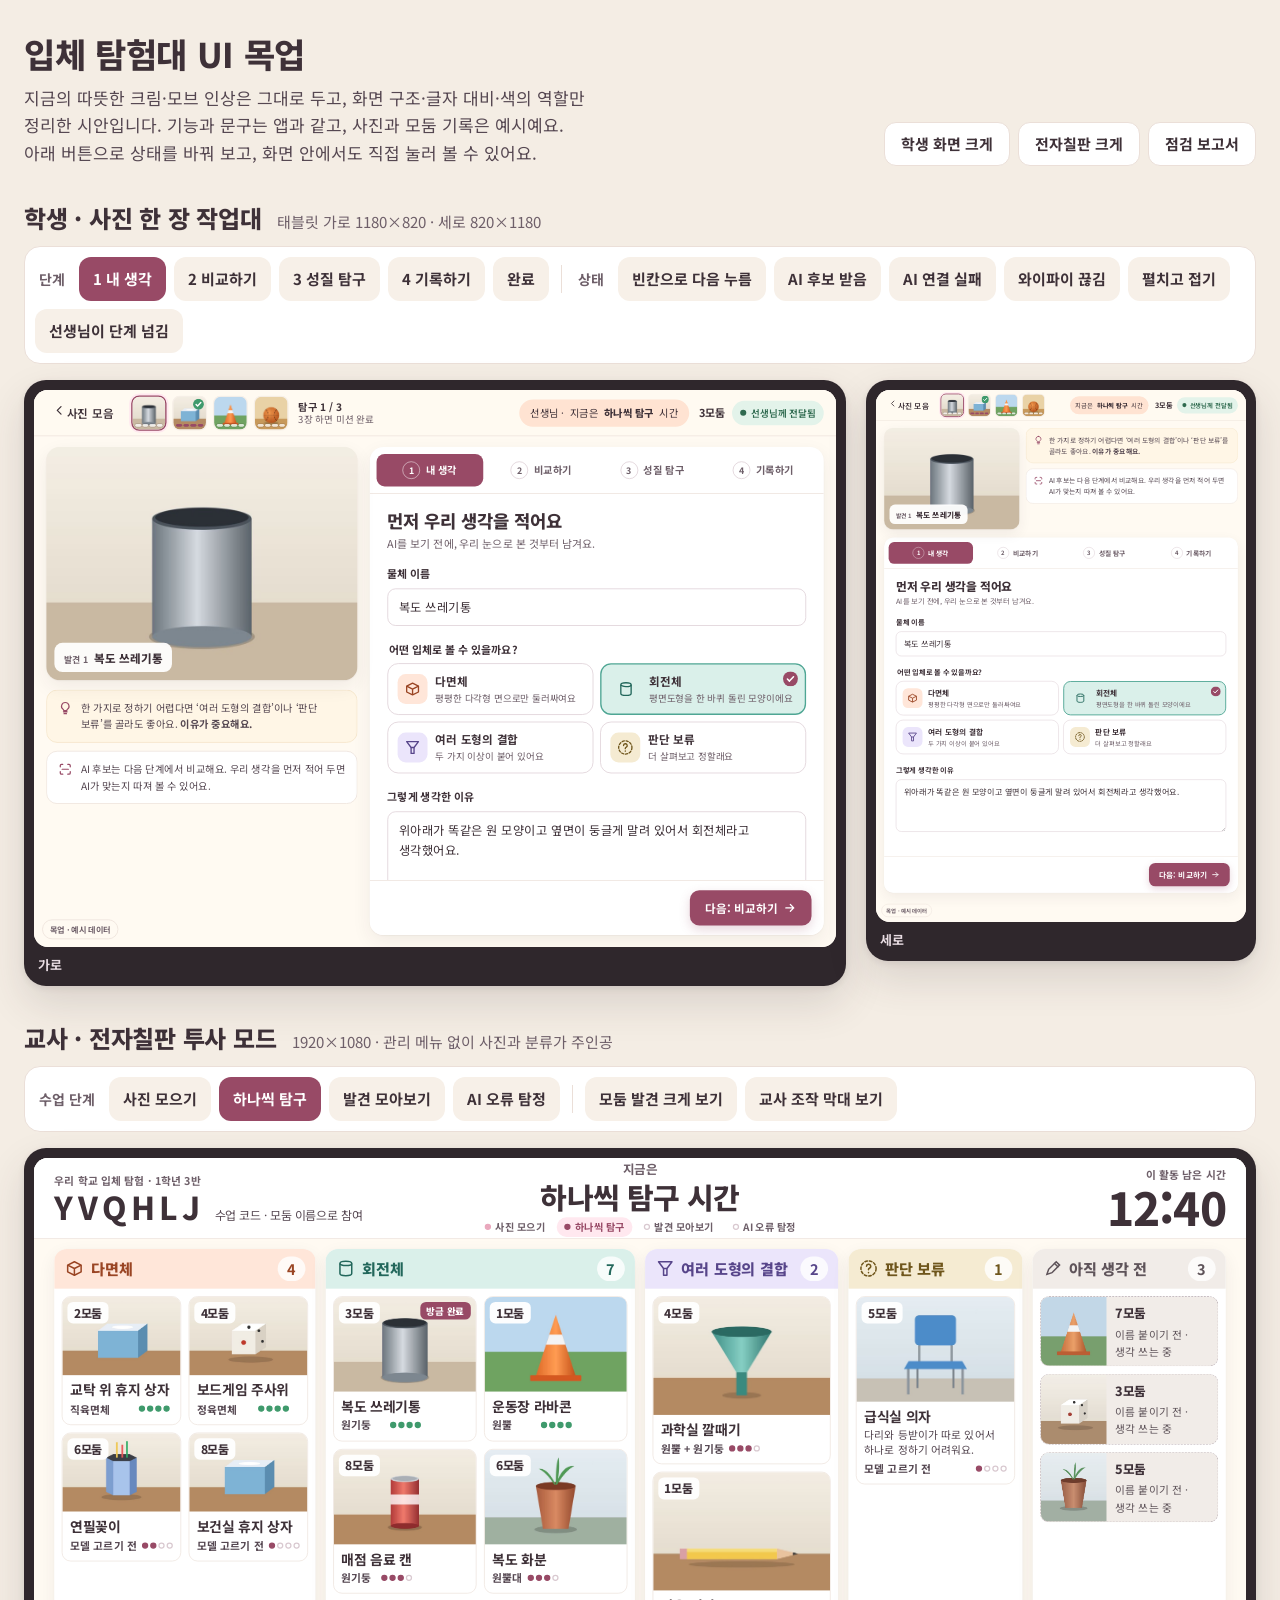
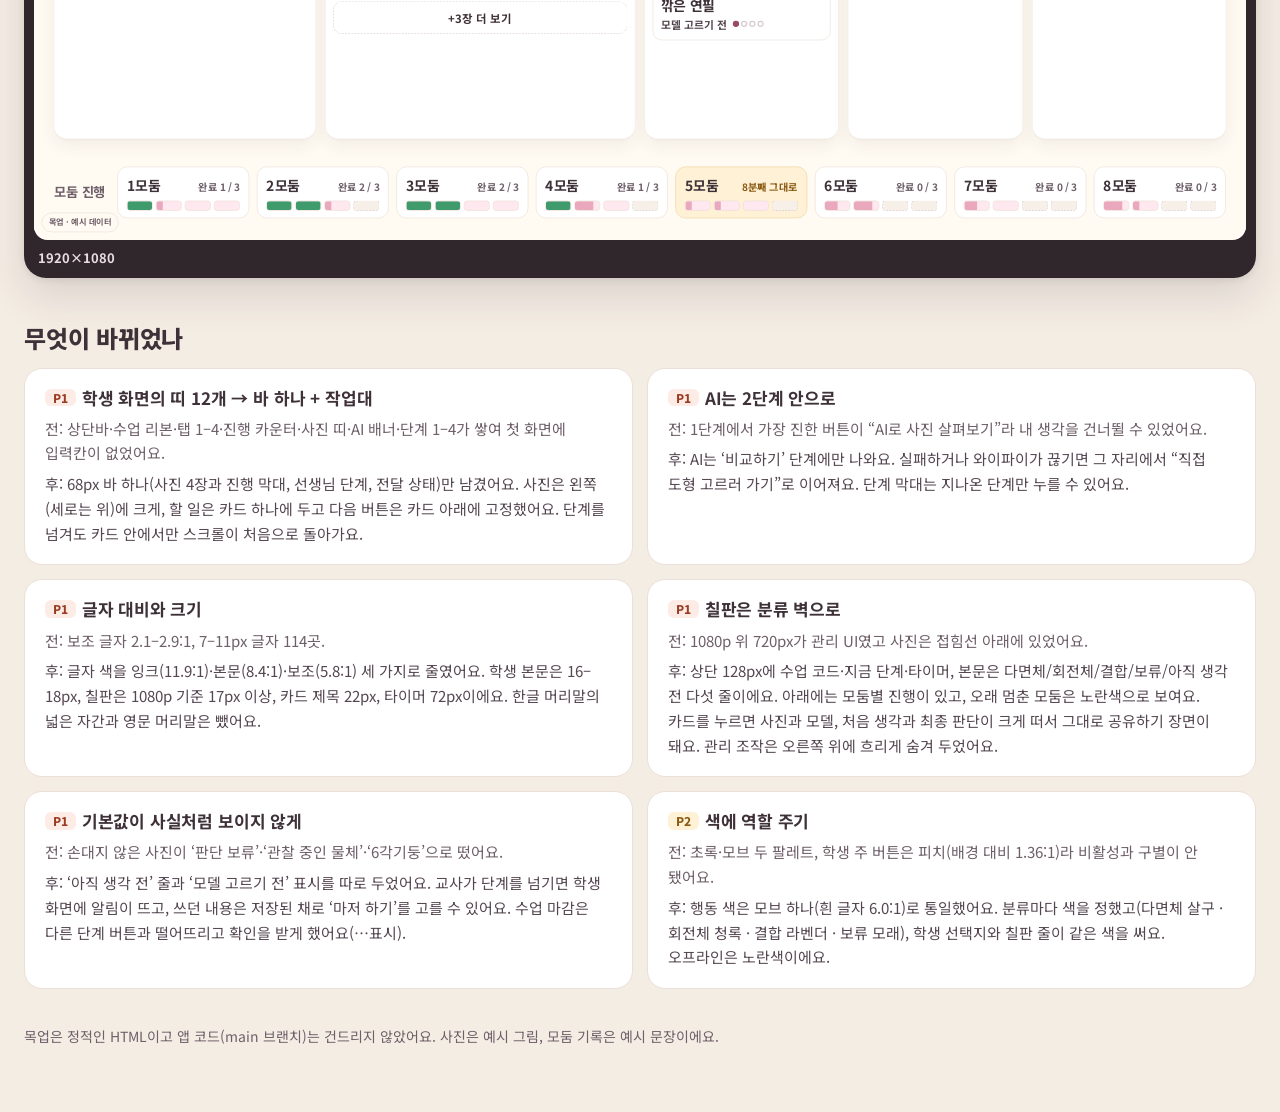
<file: design-mockup/index.html>
<!doctype html>
<html lang="ko">
<head>
<meta charset="utf-8">
<meta name="viewport" content="width=device-width, initial-scale=1">
<title>입체 탐험대 UI 목업</title>
<link rel="stylesheet" href="assets/tokens.css">
<style>
  body { background: #f4ede4; }
  .wrap { max-width: 1440px; margin: 0 auto; padding: 32px 24px 64px; }
  .intro { display: grid; grid-template-columns: 1fr auto; gap: 24px; align-items: end; margin-bottom: 28px; }
  .intro h1 { font-size: 34px; font-weight: 800; }
  .intro p { margin-top: 8px; max-width: 64ch; color: var(--text); }
  .intro nav { display: flex; gap: 8px; flex-wrap: wrap; }
  .intro nav a { display: inline-flex; align-items: center; min-height: 44px; padding: 0 16px; border-radius: 12px; background: var(--paper); border: 1px solid var(--line); color: var(--ink); font-weight: 700; font-size: 15px; text-decoration: none; }
  .intro nav a:hover { border-color: var(--plum-mark); }

  section.screen { margin-top: 36px; }
  .screen > header { display: flex; flex-wrap: wrap; align-items: baseline; gap: 6px 16px; margin-bottom: 12px; }
  .screen > header h2 { font-size: 24px; font-weight: 800; }
  .screen > header p { color: var(--muted); font-size: 15px; }
  .controls { display: flex; flex-wrap: wrap; gap: 8px; align-items: center; margin-bottom: 16px; padding: 10px; border-radius: 16px; background: var(--paper); border: 1px solid var(--line); }
  .controls .lbl { font-size: 14px; font-weight: 700; color: var(--muted); padding: 0 6px 0 4px; }
  .controls button { min-height: 44px; padding: 0 14px; border-radius: 12px; font-size: 15px; font-weight: 700; color: var(--ink); background: var(--sunk); }
  .controls button:hover { background: var(--plum-soft); }
  .controls button[aria-pressed="true"] { background: var(--plum); color: #fff; }
  .controls .sep { width: 1px; height: 28px; background: var(--line); margin: 0 4px; }

  .frames { display: grid; grid-template-columns: 1180fr 560fr; gap: 20px; align-items: start; }
  .frame { position: relative; border-radius: 22px; overflow: hidden; background: #2f272c; padding: 10px; box-shadow: var(--shadow-float); }
  .frame .vp { position: relative; overflow: hidden; border-radius: 14px; background: var(--cream); }
  .frame iframe { position: absolute; left: 0; top: 0; border: 0; transform-origin: 0 0; }
  .frame figcaption { padding: 8px 4px 0; font-size: 13px; font-weight: 700; color: #e9dde3; }
  .open { display: inline-block; margin-top: 8px; font-size: 14px; color: var(--plum); font-weight: 700; }

  .changes { margin-top: 44px; display: grid; grid-template-columns: repeat(2, 1fr); gap: 14px; }
  .changes h2 { grid-column: 1 / -1; font-size: 24px; font-weight: 800; }
  .change { padding: 18px 20px; border-radius: 18px; background: var(--paper); border: 1px solid var(--line); }
  .change h3 { font-size: 17px; margin-bottom: 8px; }
  .change p { font-size: 15px; line-height: 1.65; }
  .change p + p { margin-top: 6px; }
  .change .was { color: var(--muted); }
  .tag { display: inline-block; margin-right: 6px; padding: 1px 8px; border-radius: 6px; font-size: 12px; font-weight: 800; background: var(--err-bg); color: var(--err-ink); vertical-align: 2px; }
  .tag.p2 { background: var(--wait-bg); color: var(--wait-ink); }
  .foot { margin-top: 36px; font-size: 14px; color: var(--muted); }
  @media (max-width: 1000px) { .frames, .changes, .intro { grid-template-columns: 1fr; } }
</style>
</head>
<body>
<div class="wrap">
  <header class="intro">
    <div>
      <h1>입체 탐험대 UI 목업</h1>
      <p>지금의 따뜻한 크림·모브 인상은 그대로 두고, 화면 구조·글자 대비·색의 역할만 정리한 시안입니다. 기능과 문구는 앱과 같고, 사진과 모둠 기록은 예시예요. 아래 버튼으로 상태를 바꿔 보고, 화면 안에서도 직접 눌러 볼 수 있어요.</p>
    </div>
    <nav aria-label="바로 가기">
      <a href="student-explore.html" target="_blank" rel="noopener">학생 화면 크게</a>
      <a href="teacher-projector.html" target="_blank" rel="noopener">전자칠판 크게</a>
      <a href="CRITIQUE.md">점검 보고서</a>
    </nav>
  </header>

  <section class="screen" aria-labelledby="h-student">
    <header><h2 id="h-student">학생 · 사진 한 장 작업대</h2><p>태블릿 가로 1180×820 · 세로 820×1180</p></header>
    <div class="controls" id="student-controls">
      <span class="lbl">단계</span>
      <button type="button" data-step="1" aria-pressed="true">1 내 생각</button>
      <button type="button" data-step="2" aria-pressed="false">2 비교하기</button>
      <button type="button" data-step="3" aria-pressed="false">3 성질 탐구</button>
      <button type="button" data-step="4" aria-pressed="false">4 기록하기</button>
      <button type="button" data-done="1" aria-pressed="false">완료</button>
      <span class="sep"></span><span class="lbl">상태</span>
      <button type="button" data-err aria-pressed="false">빈칸으로 다음 누름</button>
      <button type="button" data-ai="ok" aria-pressed="false">AI 후보 받음</button>
      <button type="button" data-ai="fail" aria-pressed="false">AI 연결 실패</button>
      <button type="button" data-net aria-pressed="false">와이파이 끊김</button>
      <button type="button" data-net3 aria-pressed="false">펼치고 접기</button>
      <button type="button" data-announce aria-pressed="false">선생님이 단계 넘김</button>
    </div>
    <div class="frames">
      <div><figure class="frame" style="margin:0"><div class="vp" data-w="1180" data-h="820"><iframe id="f-land" src="student-explore.html" width="1180" height="820" title="학생 탐구 화면 · 태블릿 가로"></iframe></div><figcaption>가로</figcaption></figure></div>
      <div><figure class="frame" style="margin:0"><div class="vp" data-w="820" data-h="1180"><iframe id="f-port" src="student-explore.html" width="820" height="1180" title="학생 탐구 화면 · 태블릿 세로"></iframe></div><figcaption>세로</figcaption></figure></div>
    </div>
  </section>

  <section class="screen" aria-labelledby="h-board">
    <header><h2 id="h-board">교사 · 전자칠판 투사 모드</h2><p>1920×1080 · 관리 메뉴 없이 사진과 분류가 주인공</p></header>
    <div class="controls" id="board-controls">
      <span class="lbl">수업 단계</span>
      <button type="button" data-phase="0" aria-pressed="false">사진 모으기</button>
      <button type="button" data-phase="1" aria-pressed="true">하나씩 탐구</button>
      <button type="button" data-phase="2" aria-pressed="false">발견 모아보기</button>
      <button type="button" data-phase="3" aria-pressed="false">AI 오류 탐정</button>
      <span class="sep"></span>
      <button type="button" data-spot aria-pressed="false">모둠 발견 크게 보기</button>
      <button type="button" data-dock aria-pressed="false">교사 조작 막대 보기</button>
    </div>
    <figure class="frame" style="margin:0"><div class="vp" data-w="1920" data-h="1080"><iframe id="f-board" src="teacher-projector.html" width="1920" height="1080" title="전자칠판 투사 모드"></iframe></div><figcaption>1920×1080</figcaption></figure>
  </section>

  <section class="changes" aria-labelledby="h-changes">
    <h2 id="h-changes">무엇이 바뀌었나</h2>
    <article class="change"><h3><span class="tag">P1</span>학생 화면의 띠 12개 → 바 하나 + 작업대</h3>
      <p class="was">전: 상단바·수업 리본·탭 1–4·진행 카운터·사진 띠·AI 배너·단계 1–4가 쌓여 첫 화면에 입력칸이 없었어요.</p>
      <p>후: 68px 바 하나(사진 4장과 진행 막대, 선생님 단계, 전달 상태)만 남겼어요. 사진은 왼쪽(세로는 위)에 크게, 할 일은 카드 하나에 두고 다음 버튼은 카드 아래에 고정했어요. 단계를 넘겨도 카드 안에서만 스크롤이 처음으로 돌아가요.</p></article>
    <article class="change"><h3><span class="tag">P1</span>AI는 2단계 안으로</h3>
      <p class="was">전: 1단계에서 가장 진한 버튼이 “AI로 사진 살펴보기”라 내 생각을 건너뛸 수 있었어요.</p>
      <p>후: AI는 ‘비교하기’ 단계에만 나와요. 실패하거나 와이파이가 끊기면 그 자리에서 “직접 도형 고르러 가기”로 이어져요. 단계 막대는 지나온 단계만 누를 수 있어요.</p></article>
    <article class="change"><h3><span class="tag">P1</span>글자 대비와 크기</h3>
      <p class="was">전: 보조 글자 2.1–2.9:1, 7–11px 글자 114곳.</p>
      <p>후: 글자 색을 잉크(11.9:1)·본문(8.4:1)·보조(5.8:1) 세 가지로 줄였어요. 학생 본문은 16–18px, 칠판은 1080p 기준 17px 이상, 카드 제목 22px, 타이머 72px이에요. 한글 머리말의 넓은 자간과 영문 머리말은 뺐어요.</p></article>
    <article class="change"><h3><span class="tag">P1</span>칠판은 분류 벽으로</h3>
      <p class="was">전: 1080p 위 720px가 관리 UI였고 사진은 접힘선 아래에 있었어요.</p>
      <p>후: 상단 128px에 수업 코드·지금 단계·타이머, 본문은 다면체/회전체/결합/보류/아직 생각 전 다섯 줄이에요. 아래에는 모둠별 진행이 있고, 오래 멈춘 모둠은 노란색으로 보여요. 카드를 누르면 사진과 모델, 처음 생각과 최종 판단이 크게 떠서 그대로 공유하기 장면이 돼요. 관리 조작은 오른쪽 위에 흐리게 숨겨 두었어요.</p></article>
    <article class="change"><h3><span class="tag">P1</span>기본값이 사실처럼 보이지 않게</h3>
      <p class="was">전: 손대지 않은 사진이 ‘판단 보류’·‘관찰 중인 물체’·‘6각기둥’으로 떴어요.</p>
      <p>후: ‘아직 생각 전’ 줄과 ‘모델 고르기 전’ 표시를 따로 두었어요. 교사가 단계를 넘기면 학생 화면에 알림이 뜨고, 쓰던 내용은 저장된 채로 ‘마저 하기’를 고를 수 있어요. 수업 마감은 다른 단계 버튼과 떨어뜨리고 확인을 받게 했어요(…표시).</p></article>
    <article class="change"><h3><span class="tag p2">P2</span>색에 역할 주기</h3>
      <p class="was">전: 초록·모브 두 팔레트, 학생 주 버튼은 피치(배경 대비 1.36:1)라 비활성과 구별이 안 됐어요.</p>
      <p>후: 행동 색은 모브 하나(흰 글자 6.0:1)로 통일했어요. 분류마다 색을 정했고(다면체 살구 · 회전체 청록 · 결합 라벤더 · 보류 모래), 학생 선택지와 칠판 줄이 같은 색을 써요. 오프라인은 노란색이에요.</p></article>
  </section>

  <p class="foot">목업은 정적인 HTML이고 앱 코드(main 브랜치)는 건드리지 않았어요. 사진은 예시 그림, 모둠 기록은 예시 문장이에요.</p>
</div>

<script>
// 화면 크기에 맞춰 iframe을 축소한다
const fit = () => document.querySelectorAll('.vp').forEach((vp) => {
  const w = +vp.dataset.w, h = +vp.dataset.h, s = vp.clientWidth / w;
  vp.style.height = h * s + 'px';
  vp.querySelector('iframe').style.transform = `scale(${s})`;
});
new ResizeObserver(fit).observe(document.body); fit();

const send = (ids, msg) => ids.forEach((id) => document.getElementById(id).contentWindow.postMessage({ type: 'mock', ...msg }, '*'));
const press = (group, btn) => { group.querySelectorAll('[data-step],[data-done],[data-phase]').forEach((b) => b.setAttribute('aria-pressed', 'false')); btn.setAttribute('aria-pressed', 'true'); };
const toggle = (btn) => { const on = btn.getAttribute('aria-pressed') !== 'true'; btn.setAttribute('aria-pressed', String(on)); return on; };
const S = ['f-land', 'f-port'];

document.getElementById('student-controls').addEventListener('click', (e) => {
  const b = e.target.closest('button'); if (!b) return; const g = e.currentTarget;
  if (b.dataset.step) { press(g, b); send(S, { step: +b.dataset.step, done: false }); }
  else if (b.dataset.done) { press(g, b); send(S, { done: true }); }
  else if ('err' in b.dataset) { const on = toggle(b); if (on) press(g, g.querySelector('[data-step="1"]')); send(S, { err: on }); }
  else if (b.dataset.ai) {
    const on = toggle(b); g.querySelectorAll('[data-ai]').forEach((x) => x !== b && x.setAttribute('aria-pressed', 'false'));
    press(g, g.querySelector('[data-step="2"]')); send(S, { step: 2, done: false, ai: on ? b.dataset.ai : 'idle' });
  }
  else if ('net' in b.dataset) { const on = toggle(b); send(S, { online: !on }); }
  else if ('net3' in b.dataset) { const on = toggle(b); press(g, g.querySelector('[data-step="3"]')); send(S, { step: 3, done: false, mode: on ? 'net' : 'solid' }); }
  else if ('announce' in b.dataset) { const on = toggle(b); send(S, { announce: on }); }
});
document.getElementById('board-controls').addEventListener('click', (e) => {
  const b = e.target.closest('button'); if (!b) return; const g = e.currentTarget;
  if (b.dataset.phase) { press(g, b); send(['f-board'], { phase: +b.dataset.phase }); }
  else if ('spot' in b.dataset) { send(['f-board'], { spot: toggle(b) }); }
  else if ('dock' in b.dataset) { send(['f-board'], { dock: toggle(b) }); }
});
</script>
</body>
</html>
</file>
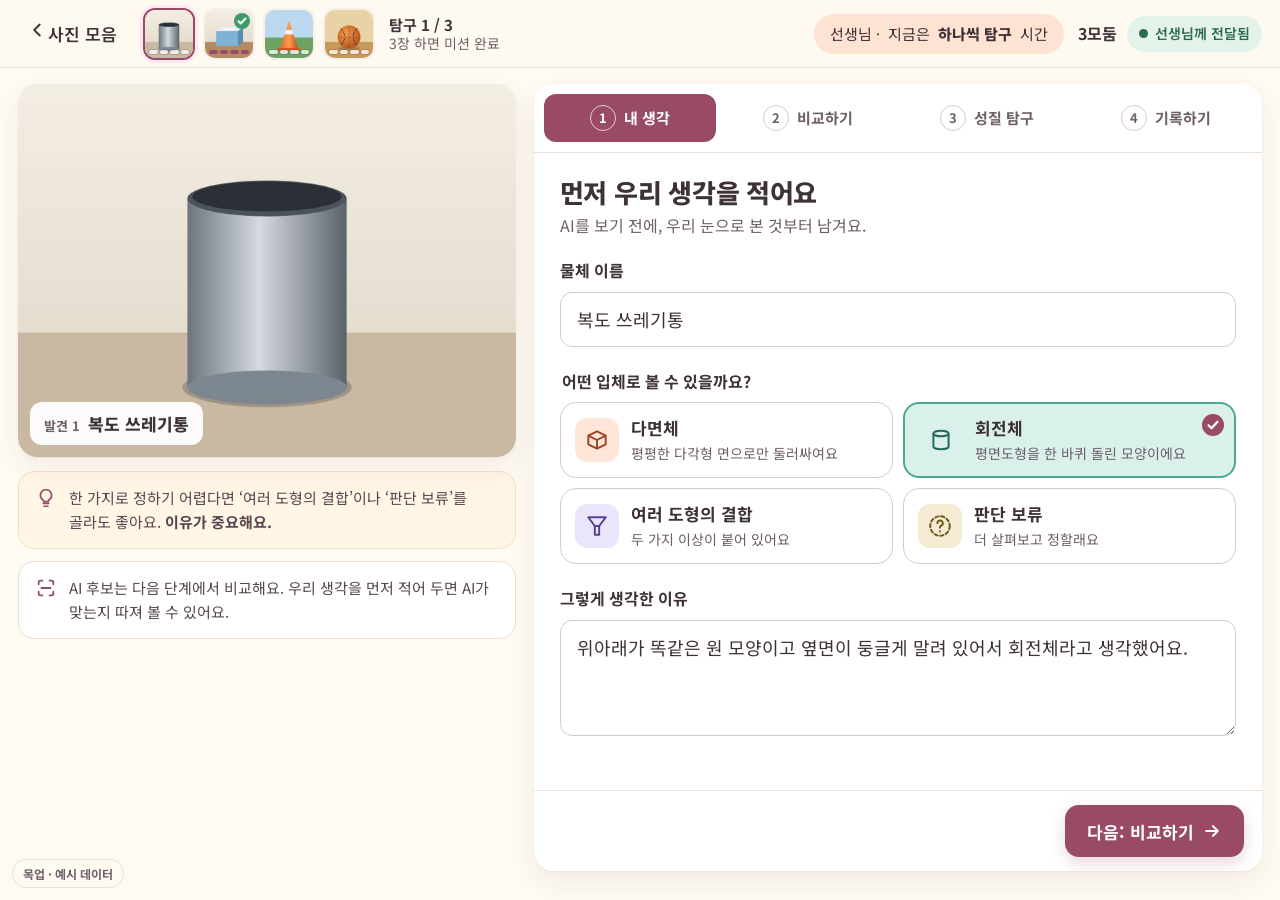
<file: design-mockup/student-explore.html>
<!doctype html>
<html lang="ko">
<head>
<meta charset="utf-8">
<meta name="viewport" content="width=device-width, initial-scale=1">
<title>학생 탐구 화면 목업 · 입체 탐험대</title>
<link rel="stylesheet" href="assets/tokens.css">
<style>
  body.student { min-height: 100dvh; height: 100dvh; display: grid; grid-template-rows: auto auto 1fr; overflow: hidden; }

  /* ── 상단바: 한 줄이 전부 ───────────────────────── */
  .bar {
    display: flex; align-items: center; gap: 14px; height: 68px; padding: 0 18px;
    background: rgba(255, 250, 242, .96); border-bottom: 1px solid var(--line);
  }
  .bar .back { flex: none; gap: 6px; padding: 0 12px 0 8px; }
  .bar .back svg { width: 22px; height: 22px; }
  .thumbs { display: flex; gap: 8px; align-items: center; }
  .thumb {
    position: relative; width: 52px; height: 52px; border-radius: 12px; padding: 0; overflow: hidden;
    border: 2px solid transparent; background: var(--sunk);
  }
  .thumb img { width: 100%; height: 100%; object-fit: cover; }
  .thumb .prog { position: absolute; left: 4px; right: 4px; bottom: 4px; display: flex; gap: 2px; }
  .thumb .prog i { flex: 1; height: 4px; border-radius: 2px; background: rgba(255, 255, 255, .75); box-shadow: 0 0 0 1px rgba(62, 49, 56, .18); }
  .thumb .prog i.on { background: var(--plum); box-shadow: none; }
  .thumb.is-current { border-color: var(--plum); box-shadow: 0 0 0 3px var(--plum-soft); }
  .thumb.is-done::after {
    content: ''; position: absolute; top: 3px; right: 3px; width: 16px; height: 16px; border-radius: 50%;
    background: var(--ok-dot) url("data:image/svg+xml,%3Csvg xmlns='http://www.w3.org/2000/svg' viewBox='0 0 16 16'%3E%3Cpath d='M4.5 8.3l2.2 2.2 4.8-5' fill='none' stroke='white' stroke-width='2' stroke-linecap='round' stroke-linejoin='round'/%3E%3C/svg%3E") center/16px no-repeat;
  }
  .goal { font-size: 14px; color: var(--muted); line-height: 1.3; white-space: nowrap; }
  .goal b { display: block; color: var(--ink); font-size: 15px; }
  .phase {
    margin-left: auto; display: flex; align-items: center; gap: 8px; min-height: 40px; padding: 8px 16px; line-height: 1.3;
    border-radius: var(--r-chip); background: var(--peach); color: var(--ink); font-size: 15px; white-space: nowrap;
  }
  .phase b { font-weight: 800; }
  .phase.flash { animation: flash 1.4s var(--ease-out); }
  @keyframes flash { 0% { box-shadow: 0 0 0 0 rgba(152, 74, 102, .45); } 100% { box-shadow: 0 0 0 14px rgba(152, 74, 102, 0); } }
  .who { display: flex; align-items: center; gap: 10px; white-space: nowrap; }
  .who b { color: var(--ink); font-size: 16px; }
  .sync { display: inline-flex; align-items: center; gap: 7px; min-height: 36px; padding: 0 12px; border-radius: var(--r-chip); font-size: 14px; font-weight: 600; }
  .sync::before { content: ''; width: 9px; height: 9px; border-radius: 50%; background: currentColor; }
  .sync.ok { background: var(--ok-bg); color: var(--ok-ink); }
  .sync.wait { background: var(--wait-bg); color: var(--wait-ink); }

  /* ── 교사 단계 변경 알림 ───────────────────────── */
  .announce {
    display: none; align-items: center; gap: 14px; margin: 12px 18px 0; padding: 12px 14px 12px 18px;
    background: var(--ink); color: #fff; border-radius: 16px; box-shadow: var(--shadow-float);
    animation: drop .5s var(--ease-out);
  }
  .announce.show { display: flex; }
  .announce p { font-size: 16px; line-height: 1.45; }
  .announce p small { display: block; color: #e9dde3; font-size: 14px; }
  .announce .btn { min-height: 44px; font-size: 15px; padding: 0 16px; }
  .announce .btn-primary { margin-left: auto; background: #fff; color: var(--plum); box-shadow: none; }
  .announce .btn-primary:hover { background: #fff0f4; }
  .announce .btn-quiet { color: #fff; }
  .announce .btn-quiet:hover { background: rgba(255, 255, 255, .12); }
  @keyframes drop { from { opacity: 0; transform: translateY(-8px); } to { opacity: 1; transform: none; } }

  /* ── 작업대: 사진 + 할 일 카드 ─────────────────── */
  .bench { min-height: 0; display: grid; gap: 18px; padding: 16px 18px 18px; }
  .photo-pane { min-height: 0; display: flex; flex-direction: column; gap: 14px; }
  .photo { margin: 0; position: relative; border-radius: var(--r-card); overflow: hidden; background: var(--sunk); box-shadow: var(--shadow-card); }
  .photo img { width: 100%; aspect-ratio: 4 / 3; object-fit: cover; }
  .photo figcaption {
    position: absolute; left: 12px; bottom: 12px; display: flex; align-items: baseline; gap: 8px;
    padding: 8px 14px; border-radius: 12px; background: rgba(255, 255, 255, .94); color: var(--ink); font-weight: 800; font-size: 17px;
  }
  .photo figcaption span { font-size: 13px; font-weight: 700; color: var(--muted); }
  .side { min-height: 0; overflow: auto; display: flex; flex-direction: column; gap: 12px; }

  .note { display: flex; gap: 12px; padding: 14px 16px; border-radius: 16px; background: var(--paper); border: 1px solid var(--line); font-size: 15px; line-height: 1.6; }
  .note svg { width: 22px; height: 22px; flex: none; margin-top: 1px; color: var(--plum); }
  .note.warm { background: #fff6e6; border-color: #f3e2c2; }
  .note h3 { font-size: 15px; margin-bottom: 2px; }

  .task {
    min-height: 0; display: grid; grid-template-rows: auto 1fr auto; overflow: hidden;
    background: var(--paper); border-radius: var(--r-card); box-shadow: var(--shadow-card);
  }
  .rail { list-style: none; margin: 0; padding: 10px; display: grid; grid-template-columns: repeat(4, 1fr); gap: 6px; border-bottom: 1px solid var(--line); }
  .rail button {
    width: 100%; min-height: 48px; display: flex; align-items: center; justify-content: center; gap: 8px;
    border-radius: 12px; font-size: 15px; font-weight: 700; color: var(--muted);
  }
  .rail .num { display: grid; place-items: center; width: 26px; height: 26px; border-radius: 50%; border: 1.5px solid var(--line-strong); font-size: 13px; }
  .rail .done button { color: var(--ink); }
  .rail .done button:hover { background: var(--sunk); }
  .rail .done .num { background: var(--plum-soft); border-color: transparent; color: var(--plum); }
  .rail .now button { background: var(--plum); color: #fff; cursor: default; }
  .rail .now .num { border-color: rgba(255, 255, 255, .7); }
  .rail .todo button { cursor: not-allowed; }

  .task-scroll { min-height: 0; overflow: auto; padding: 22px 26px 26px; scroll-behavior: smooth; }
  .task-head { margin-bottom: 20px; }
  .task-head[hidden] { display: none; }
  .task-head h1 { font-size: 26px; font-weight: 800; }
  .task-head p { margin-top: 4px; color: var(--muted); font-size: 16px; }

  .task-actions { display: flex; align-items: center; gap: 12px; padding: 14px 18px; border-top: 1px solid var(--line); background: rgba(255, 255, 255, .97); }
  .task-actions .spacer { flex: 1; }
  .task-actions .why { font-size: 14px; color: var(--muted); text-align: right; }

  /* 입력 */
  .field { display: block; margin-bottom: 22px; }
  .field > span, fieldset > legend { display: block; margin-bottom: 8px; color: var(--ink); font-size: 16px; font-weight: 700; }
  fieldset { margin: 0 0 22px; padding: 0; border: 0; }
  input[type=text], textarea {
    width: 100%; min-height: 52px; padding: 12px 16px; border-radius: 12px; border: 1.5px solid var(--line-strong);
    background: #fff; font-size: 18px; color: var(--ink); line-height: 1.6;
    transition: border-color .15s, box-shadow .15s;
  }
  textarea { min-height: 116px; resize: vertical; }
  input::placeholder, textarea::placeholder { color: #85767f; }
  input:focus, textarea:focus { outline: none; border-color: var(--plum); box-shadow: 0 0 0 4px var(--plum-soft); }
  [aria-invalid="true"] { border-color: var(--err-ink) !important; box-shadow: 0 0 0 4px var(--err-bg) !important; }
  .field-error { display: flex; gap: 6px; align-items: center; margin-top: 8px; color: var(--err-ink); font-size: 15px; font-weight: 600; }
  .field-error svg { width: 18px; height: 18px; flex: none; }

  .choices { display: grid; grid-template-columns: 1fr 1fr; gap: 10px; }
  .choice {
    position: relative; display: grid; grid-template-columns: 44px 1fr; align-items: center; gap: 2px 12px; text-align: left;
    min-height: 76px; padding: 12px 14px; border-radius: 16px; border: 1.5px solid var(--line-strong); background: #fff;
    transition: border-color .15s, background-color .15s;
  }
  .choice:hover { border-color: var(--plum-mark); }
  .choice .ic { grid-row: span 2; display: grid; place-items: center; width: 44px; height: 44px; border-radius: 12px; }
  .choice .ic svg { width: 26px; height: 26px; }
  .choice strong { color: var(--ink); font-size: 17px; line-height: 1.3; }
  .choice small { color: var(--muted); font-size: 14px; line-height: 1.4; }
  .choice[aria-pressed="true"] { border-width: 2px; }
  .choice[aria-pressed="true"]::after {
    content: ''; position: absolute; top: 10px; right: 10px; width: 22px; height: 22px; border-radius: 50%;
    background: var(--plum) url("data:image/svg+xml,%3Csvg xmlns='http://www.w3.org/2000/svg' viewBox='0 0 22 22'%3E%3Cpath d='M6.5 11.3l3 3 6-6.5' fill='none' stroke='white' stroke-width='2.2' stroke-linecap='round' stroke-linejoin='round'/%3E%3C/svg%3E") center/22px no-repeat;
  }
  .k-poly .ic { background: var(--poly-bg); color: var(--poly-ink); } .k-poly[aria-pressed="true"] { background: var(--poly-bg); border-color: var(--poly-mark); }
  .k-rev .ic { background: var(--rev-bg); color: var(--rev-ink); }   .k-rev[aria-pressed="true"] { background: var(--rev-bg); border-color: var(--rev-mark); }
  .k-mix .ic { background: var(--mix-bg); color: var(--mix-ink); }   .k-mix[aria-pressed="true"] { background: var(--mix-bg); border-color: var(--mix-mark); }
  .k-hold .ic { background: var(--hold-bg); color: var(--hold-ink); } .k-hold[aria-pressed="true"] { background: var(--hold-bg); border-color: var(--hold-mark); }

  .chip { display: inline-flex; align-items: center; gap: 6px; min-height: 30px; padding: 0 12px; border-radius: var(--r-chip); font-size: 14px; font-weight: 700; }
  .chip svg { width: 18px; height: 18px; }
  .chip.poly { background: var(--poly-bg); color: var(--poly-ink); } .chip.rev { background: var(--rev-bg); color: var(--rev-ink); }
  .chip.mix { background: var(--mix-bg); color: var(--mix-ink); }   .chip.hold { background: var(--hold-bg); color: var(--hold-ink); }

  /* 2단계 — 후보 비교 */
  .ai-intro { display: grid; grid-template-columns: auto 1fr; gap: 18px; align-items: center; padding: 20px; border-radius: 18px; background: var(--sunk); }
  .ai-intro .faint { display: flex; gap: 4px; }
  .ai-intro .faint svg { width: 52px; height: 52px; opacity: .8; }
  .ai-intro h2 { font-size: 19px; margin-bottom: 4px; }
  .ai-intro p { font-size: 15px; color: var(--muted); }
  .ai-intro .row { grid-column: 1 / -1; display: flex; gap: 10px; flex-wrap: wrap; }
  .cands-head { display: flex; align-items: center; gap: 10px; margin-bottom: 12px; }
  .cands-head p { font-size: 15px; color: var(--muted); }
  .cands-head .btn-quiet { margin-left: auto; font-size: 15px; display: inline-flex; align-items: center; gap: 6px; }
  .cands-head .btn-quiet svg { width: 16px; height: 16px; }
  .cands { display: grid; grid-template-columns: repeat(3, 1fr); gap: 12px; }
  .cand { display: flex; flex-direction: column; gap: 6px; padding: 12px; border-radius: 18px; border: 1.5px solid var(--line); background: #fff; }
  .cand .stage { display: grid; place-items: center; height: 132px; border-radius: 12px; background: var(--sunk) radial-gradient(circle, rgba(90, 68, 80, .12) 1px, transparent 1.4px) 0 0 / 14px 14px; }
  .cand .stage svg { width: 112px; height: 112px; animation: turn 6s ease-in-out infinite alternate; }
  .paused .cand .stage svg { animation-play-state: paused; }
  @keyframes turn { from { transform: perspective(300px) rotateY(-24deg); } to { transform: perspective(300px) rotateY(24deg); } }
  .cand h3 { font-size: 18px; display: flex; align-items: center; gap: 8px; }
  .cand p { font-size: 14px; line-height: 1.55; }
  .cand p.simp { color: var(--muted); }
  .cand .btn { margin-top: auto; min-height: 46px; font-size: 15px; }
  .cand.sel { border: 2px solid var(--plum); background: #fffbfc; }
  .cand.sel .btn { background: var(--plum); color: #fff; border-color: var(--plum); }
  .ask { margin-top: 14px; }
  .fail { display: grid; gap: 12px; padding: 20px; border-radius: 18px; background: var(--err-bg); }
  .fail h2 { font-size: 19px; color: var(--err-ink); display: flex; gap: 8px; align-items: center; }
  .fail h2 svg { width: 22px; height: 22px; }
  .fail p { font-size: 15px; color: var(--text); }
  .fail .row { display: flex; gap: 10px; flex-wrap: wrap; }

  /* 3단계 — 성질 탐구 */
  .model-row { display: flex; align-items: center; gap: 12px; margin-bottom: 14px; }
  .model-row .mini { width: 52px; height: 52px; border-radius: 12px; background: var(--sunk); display: grid; place-items: center; }
  .model-row .mini svg { width: 42px; height: 42px; }
  .model-row div small { display: block; font-size: 13px; color: var(--muted); font-weight: 600; }
  .model-row div strong { font-size: 20px; color: var(--ink); }
  .model-row .btn { margin-left: auto; min-height: 46px; font-size: 15px; }
  .picker { margin-bottom: 14px; padding: 14px; border-radius: 16px; background: var(--sunk); }
  .picker p { font-size: 14px; color: var(--muted); margin-bottom: 10px; }
  .picker-grid { display: grid; grid-template-columns: repeat(4, 1fr); gap: 8px; }
  .picker-grid button { display: grid; justify-items: center; gap: 2px; padding: 8px 4px; min-height: 92px; border-radius: 12px; background: #fff; border: 1.5px solid transparent; font-size: 14px; font-weight: 700; color: var(--ink); }
  .picker-grid button svg { width: 52px; height: 52px; }
  .picker-grid button[aria-pressed="true"] { border-color: var(--plum); background: #fffbfc; }
  .picker .more { margin-top: 8px; font-size: 15px; color: var(--plum); }
  .modes { display: grid; grid-template-columns: repeat(4, 1fr); gap: 4px; padding: 4px; border-radius: 14px; background: var(--sunk); margin-bottom: 12px; }
  .modes button { min-height: 46px; border-radius: 10px; display: flex; align-items: center; justify-content: center; gap: 6px; font-size: 15px; font-weight: 700; color: var(--muted); }
  .modes button svg { width: 18px; height: 18px; }
  .modes button[aria-pressed="true"] { background: #fff; color: var(--ink); box-shadow: 0 1px 3px rgba(62, 49, 56, .12); }
  .modes button:disabled { opacity: .5; cursor: not-allowed; }
  .viewer {
    position: relative; display: grid; place-items: center; height: 300px; border-radius: 18px; overflow: hidden;
    background: #fdf8f4 radial-gradient(circle, rgba(90, 68, 80, .13) 1px, transparent 1.4px) 0 0 / 18px 18px;
    border: 1px solid var(--line);
  }
  .viewer .art { width: min(78%, 420px); height: 86%; display: grid; place-items: center; transition: transform .45s var(--ease-out), opacity .3s; }
  .viewer .art svg { width: 100%; height: 100%; }
  .viewer .tools { position: absolute; right: 10px; top: 10px; display: grid; gap: 6px; }
  .viewer .tools button { width: 44px; height: 44px; border-radius: 12px; background: #fff; border: 1px solid var(--line); display: grid; place-items: center; color: var(--ink); }
  .viewer .tools svg { width: 20px; height: 20px; }
  .viewer .counts { position: absolute; left: 12px; top: 12px; display: flex; gap: 6px; }
  .viewer .counts span { padding: 4px 10px; border-radius: 10px; background: #fff; border: 1px solid var(--line); font-size: 14px; color: var(--text); }
  .viewer .counts b { color: var(--ink); }
  .scrub { display: flex; align-items: center; gap: 12px; margin-top: 12px; font-size: 14px; font-weight: 600; color: var(--muted); }
  .scrub input { flex: 1; height: 44px; accent-color: var(--plum); }
  .scrub button { width: 44px; height: 44px; border-radius: 12px; background: var(--plum-soft); color: var(--plum); display: grid; place-items: center; }
  .scrub button svg { width: 20px; height: 20px; }
  .hint { margin-top: 12px; }

  .mission { display: grid; gap: 6px; padding: 14px; border-radius: 16px; background: var(--paper); border: 1px solid var(--line); }
  .mission h3 { font-size: 15px; margin: 0 0 4px 2px; }
  .mission label { display: flex; align-items: center; gap: 12px; min-height: 44px; padding: 4px 8px; border-radius: 10px; font-size: 15px; color: var(--text); cursor: pointer; }
  .mission label:hover { background: var(--sunk); }
  .mission input { width: 22px; height: 22px; accent-color: var(--plum); flex: none; }
  .mission input:checked + span { color: var(--muted); text-decoration: line-through; text-decoration-color: var(--plum-mark); }

  /* 4단계 — 기록하기 */
  .then-now { display: grid; grid-template-columns: 1fr auto 1fr; align-items: stretch; gap: 10px; margin-bottom: 22px; }
  .then-now > div { padding: 14px 16px; border-radius: 16px; background: var(--sunk); }
  .then-now small { display: block; font-size: 13px; font-weight: 700; color: var(--muted); margin-bottom: 6px; }
  .then-now p { font-size: 15px; margin-top: 6px; }
  .then-now .arrow { align-self: center; color: var(--plum); }
  .then-now .arrow svg { width: 26px; height: 26px; }
  .then-now .model { display: flex; gap: 12px; align-items: center; }
  .then-now .model svg { width: 56px; height: 56px; flex: none; }
  .then-now .model strong { font-size: 19px; color: var(--ink); }
  .starters { display: flex; flex-wrap: wrap; gap: 6px; margin-bottom: 8px; }
  .starters button { min-height: 38px; padding: 0 12px; border-radius: var(--r-chip); background: var(--plum-soft); color: var(--plum); font-size: 14px; font-weight: 700; }
  .starters button:hover { background: #ffd9e5; }

  /* 완료 */
  .finale { display: grid; gap: 16px; }
  .finale .seal { display: flex; align-items: center; gap: 12px; }
  .finale .seal i { display: grid; place-items: center; width: 52px; height: 52px; border-radius: 50%; background: var(--ok-dot); color: #fff; animation: pop .6s var(--ease-out) both; }
  .finale .seal i svg { width: 28px; height: 28px; }
  @keyframes pop { from { transform: scale(.4) rotate(-20deg); opacity: 0; } to { transform: none; opacity: 1; } }
  .finale .seal h1 { line-height: 1.25; }
  .finale .seal p { color: var(--muted); font-size: 15px; }
  .pair { display: grid; grid-template-columns: 1fr 1fr; gap: 10px; }
  .pair figure { margin: 0; border-radius: 16px; overflow: hidden; background: var(--sunk); position: relative; }
  .pair img, .pair .m { width: 100%; aspect-ratio: 4 / 3; object-fit: cover; }
  .pair .m { display: grid; place-items: center; background: #fdf8f4 radial-gradient(circle, rgba(90, 68, 80, .13) 1px, transparent 1.4px) 0 0 / 16px 16px; }
  .pair .m svg { width: 62%; height: 80%; }
  .pair figcaption { position: absolute; left: 10px; bottom: 10px; padding: 4px 10px; border-radius: 10px; background: rgba(255, 255, 255, .94); font-size: 14px; font-weight: 800; color: var(--ink); }
  .story { display: grid; gap: 8px; padding: 16px; border-radius: 16px; border: 1px solid var(--line); }
  .story p { font-size: 16px; }
  .story b { color: var(--ink); }
  .meter { display: flex; align-items: center; gap: 12px; padding: 14px 16px; border-radius: 16px; background: var(--ok-bg); color: var(--ok-ink); font-weight: 700; }
  .meter .dots { display: flex; gap: 6px; }
  .meter .dots i { width: 14px; height: 14px; border-radius: 50%; border: 2px solid var(--ok-dot); }
  .meter .dots i.on { background: var(--ok-dot); }

  .sr { position: absolute; width: 1px; height: 1px; overflow: hidden; clip: rect(0 0 0 0); white-space: nowrap; }

  /* ── 가로: 사진 왼쪽, 할 일 오른쪽 ─────────────── */
  @media (min-aspect-ratio: 1/1) {
    .bench { grid-template-columns: minmax(320px, 40%) 1fr; }
  }
  /* ── 세로: 사진 위, 할 일 아래 ─────────────────── */
  @media (max-aspect-ratio: 1/1) {
    .bench { grid-template-rows: auto 1fr; }
    .photo-pane { display: grid; grid-template-columns: 300px 1fr; align-items: stretch; }
    .photo img { height: 100%; aspect-ratio: auto; min-height: 210px; }
    .side { max-height: 236px; }
    .goal { display: none; }
    .phase span.lbl { display: none; }
    .phase { font-size: 14px; padding: 0 12px; }
    .viewer { height: 340px; }
  }
  @media (max-width: 700px) {
    .bar { gap: 8px; padding: 0 10px; }
    .bar .back span, .phase span.lbl, .who b { display: none; }
    .thumb { width: 44px; height: 44px; }
    .photo-pane { grid-template-columns: 1fr; }
    .choices, .cands, .then-now, .pair { grid-template-columns: 1fr; }
    .then-now .arrow { transform: rotate(90deg); justify-self: center; }
    .picker-grid { grid-template-columns: repeat(2, 1fr); }
    .modes { grid-template-columns: 1fr 1fr; }
  }
</style>
</head>
<body class="student">
<header class="bar">
  <button class="btn-quiet back" type="button" data-act="back"><svg viewBox="0 0 24 24" fill="none" stroke="currentColor" stroke-width="2" stroke-linecap="round" stroke-linejoin="round" aria-hidden="true"><path d="M15 18l-6-6 6-6"/></svg><span>사진 모음</span></button>
  <nav class="thumbs" aria-label="탐구할 사진" id="thumbs"></nav>
  <p class="goal" id="goal"></p>
  <p class="phase" id="phase" role="status"><span class="lbl">선생님 ·</span> 지금은 <b id="phase-name">하나씩 탐구</b> 시간</p>
  <div class="who"><b>3모둠</b><span class="sync ok" id="sync" role="status">선생님께 전달됨</span></div>
</header>

<div class="announce" id="announce" role="alert">
  <p><b>선생님이 ‘발견 모아보기’ 시간으로 넘어갔어요.</b><small>지금 쓰던 내용은 이 기기에 저장돼 있어요.</small></p>
  <button class="btn btn-primary" type="button" data-act="go-summary">발견 모아보기로 가기</button>
  <button class="btn btn-quiet" type="button" data-act="dismiss">이 사진 마저 하기</button>
</div>

<main class="bench">
  <aside class="photo-pane">
    <figure class="photo"><img id="photo" src="assets/photos/bin.jpg" alt="복도에 놓인 원통 모양 쓰레기통 사진"><figcaption><span>발견 1</span><em id="cap" style="font-style:normal">복도 쓰레기통</em></figcaption></figure>
    <div class="side" id="side"></div>
  </aside>

  <section class="task" aria-labelledby="task-title">
    <ol class="rail" id="rail" aria-label="이 사진의 탐구 단계"></ol>
    <div class="task-scroll" id="scroll">
      <header class="task-head"><h1 id="task-title"></h1><p id="task-lede"></p></header>
      <div id="body"></div>
    </div>
    <footer class="task-actions" id="actions"></footer>
  </section>
</main>
<p class="mock-badge">목업 · 예시 데이터</p>

<script src="assets/shapes.js"></script>
<script>
const { SOLIDS, NETS, EXPLODE, GENERATE, NAMES, KIND, ICONS } = window.Shapes;
const I = {
  next: '<svg viewBox="0 0 24 24" fill="none" stroke="currentColor" stroke-width="2.2" stroke-linecap="round" stroke-linejoin="round" aria-hidden="true"><path d="M5 12h14M13 6l6 6-6 6"/></svg>',
  prev: '<svg viewBox="0 0 24 24" fill="none" stroke="currentColor" stroke-width="2.2" stroke-linecap="round" stroke-linejoin="round" aria-hidden="true"><path d="M19 12H5M11 6l-6 6 6 6"/></svg>',
  check: '<svg viewBox="0 0 24 24" fill="none" stroke="currentColor" stroke-width="2.6" stroke-linecap="round" stroke-linejoin="round" aria-hidden="true"><path d="M5 12.5l4.5 4.5L19 7.5"/></svg>',
  bulb: '<svg viewBox="0 0 24 24" fill="none" stroke="currentColor" stroke-width="1.9" stroke-linecap="round" stroke-linejoin="round" aria-hidden="true"><path d="M9 18h6M10 21h4M12 3a6 6 0 0 0-3.5 10.9c.6.4 1 1.1 1 1.9V16h5v-.2c0-.8.4-1.5 1-1.9A6 6 0 0 0 12 3z"/></svg>',
  scan: '<svg viewBox="0 0 24 24" fill="none" stroke="currentColor" stroke-width="2" stroke-linecap="round" aria-hidden="true"><path d="M4 8V6a2 2 0 0 1 2-2h2M16 4h2a2 2 0 0 1 2 2v2M20 16v2a2 2 0 0 1-2 2h-2M8 20H6a2 2 0 0 1-2-2v-2M7 12h10"/></svg>',
  alert: '<svg viewBox="0 0 24 24" fill="none" stroke="currentColor" stroke-width="2" stroke-linecap="round" aria-hidden="true"><circle cx="12" cy="12" r="9"/><path d="M12 7.5v5.5M12 16.3v.2"/></svg>',
  wifi: '<svg viewBox="0 0 24 24" fill="none" stroke="currentColor" stroke-width="2" stroke-linecap="round" aria-hidden="true"><path d="M2 2l20 20M8.5 16.5a5 5 0 0 1 7 0M5 13a10 10 0 0 1 5.2-2.8M19 13a10 10 0 0 0-2.3-1.7M12 20h.01"/></svg>',
  rotate: '<svg viewBox="0 0 24 24" fill="none" stroke="currentColor" stroke-width="2" stroke-linecap="round" stroke-linejoin="round" aria-hidden="true"><path d="M3 12a9 9 0 1 0 3-6.7L3 8"/><path d="M3 3v5h5"/></svg>',
  plus: '<svg viewBox="0 0 24 24" fill="none" stroke="currentColor" stroke-width="2.2" stroke-linecap="round" aria-hidden="true"><path d="M12 5v14M5 12h14"/></svg>',
  minus: '<svg viewBox="0 0 24 24" fill="none" stroke="currentColor" stroke-width="2.2" stroke-linecap="round" aria-hidden="true"><path d="M5 12h14"/></svg>',
  box: '<svg viewBox="0 0 24 24" fill="none" stroke="currentColor" stroke-width="2" stroke-linejoin="round" aria-hidden="true"><path d="M4 8l8-4 8 4v8l-8 4-8-4z"/><path d="M4 8l8 4 8-4M12 12v8"/></svg>',
  layers: '<svg viewBox="0 0 24 24" fill="none" stroke="currentColor" stroke-width="2" stroke-linejoin="round" aria-hidden="true"><path d="M12 3l9 5-9 5-9-5z"/><path d="M3 13l9 5 9-5"/></svg>',
  move: '<svg viewBox="0 0 24 24" fill="none" stroke="currentColor" stroke-width="2" stroke-linecap="round" stroke-linejoin="round" aria-hidden="true"><path d="M12 3v18M3 12h18M8 7l4-4 4 4M8 17l4 4 4-4M7 8l-4 4 4 4M17 8l4 4-4 4"/></svg>',
  spin: '<svg viewBox="0 0 24 24" fill="none" stroke="currentColor" stroke-width="2" stroke-linecap="round" aria-hidden="true"><path d="M12 3v18" stroke-dasharray="3 3"/><path d="M18 8a7 3 0 1 1-12 0"/><path d="M6 8l-1.5-2M6 8l2.2-.6"/></svg>',
  play: '<svg viewBox="0 0 24 24" fill="currentColor" aria-hidden="true"><path d="M8 5.5v13l10.5-6.5z"/></svg>',
  pause: '<svg viewBox="0 0 24 24" fill="currentColor" aria-hidden="true"><path d="M7 5h3.5v14H7zM13.5 5H17v14h-3.5z"/></svg>',
};

const PHOTOS = [
  { img: 'bin', title: '복도 쓰레기통', step: 1 },
  { img: 'box', title: '교탁 위 휴지 상자', step: 4, done: true },
  { img: 'cone', title: '', step: 0 },
  { img: 'ball', title: '', step: 0 },
];
const KINDS = [
  { id: 'poly', name: '다면체', hint: '평평한 다각형 면으로만 둘러싸여요' },
  { id: 'rev', name: '회전체', hint: '평면도형을 한 바퀴 돌린 모양이에요' },
  { id: 'mix', name: '여러 도형의 결합', hint: '두 가지 이상이 붙어 있어요' },
  { id: 'hold', name: '판단 보류', hint: '더 살펴보고 정할래요' },
];
const STEPS = [
  { short: '내 생각', title: '먼저 우리 생각을 적어요', lede: 'AI를 보기 전에, 우리 눈으로 본 것부터 남겨요.' },
  { short: '비교하기', title: '닮은 도형과 비교해요', lede: 'AI 후보는 정답이 아니라 비교할 거리예요.' },
  { short: '성질 탐구', title: '돌리고 펼치며 확인해요', lede: '모델을 직접 움직이면서 면의 모양과 개수를 살펴요.' },
  { short: '기록하기', title: '무엇을 발견했나요?', lede: '처음 생각과 비교해서, 최종 판단과 근거를 적어요.' },
];
const CANDS = [
  { id: 'cylinder', why: '위아래 두 원이 같은 크기이고 옆면이 곧게 서 있어요.', simp: '뚜껑 손잡이와 테두리 홈은 생략했어요.' },
  { id: 'frustum', why: '위가 아래보다 조금 넓어 보인다면 원뿔대에 가까워요.', simp: '사진의 원근 때문에 다르게 보일 수 있어요.' },
  { id: 'hexprism', why: '옆면이 여러 장의 판으로 이어졌다면 각기둥일 수도 있어요.', simp: '판 사이 이음새가 보이는지 확인해 보세요.' },
];
const CORE = ['cube', 'cuboid', 'hexprism', 'pyramid', 'cylinder', 'cone', 'sphere', 'frustum'];
const STARTERS = ['처음에는 ___라고 생각했지만,', '___을 관찰해서', '___으로 나타낼 수 있다고 판단했다.', '단, ___ 부분은 단순하게 보았다.'];

const params = new URLSearchParams(location.search);
const S = {
  step: +(params.get('step') || 1), done: params.get('done') === '1', ai: params.get('ai') || 'idle',
  online: params.get('net') !== 'off', err: params.get('err') === '1', announce: params.get('phase') === '1',
  title: '복도 쓰레기통', guess: 'rev',
  reason: params.get('err') === '1' ? '' : '위아래가 똑같은 원 모양이고 옆면이 둥글게 말려 있어서 회전체라고 생각했어요.',
  model: 'cylinder', pickerOpen: false, mode: params.get('mode') || 'solid', amount: 100, paused: false,
  missions: [true, false, false],
  reflection: '처음에는 회전체라고만 생각했지만, 직사각형을 한 바퀴 돌리면 같은 모양이 되는 것을 관찰해서 원기둥으로 나타낼 수 있다고 판단했다.',
  simplification: '뚜껑의 손잡이와 테두리 홈은 단순하게 보았다.',
  phaseName: '하나씩 탐구',
};
if (S.step > 1) S.reason ||= '위아래가 똑같은 원 모양이고 옆면이 둥글게 말려 있어서 회전체라고 생각했어요.';

const $ = (id) => document.getElementById(id);
const esc = (t) => String(t).replace(/[&<>"]/g, (c) => ({ '&': '&amp;', '<': '&lt;', '>': '&gt;', '"': '&quot;' }[c]));

function renderBar() {
  const cur = S.done ? 4 : S.step;
  $('thumbs').innerHTML = PHOTOS.map((p, i) => {
    const st = i === 0 ? (S.done ? 4 : S.step - 1) : p.step;
    const isDone = i === 0 ? S.done : p.done;
    const label = `발견 ${i + 1} · ${p.title || '이름 붙이기 전'} · ${isDone ? '탐구 완료' : st ? st + '/4단계' : '시작 전'}`;
    return `<button type="button" class="thumb ${i === 0 ? 'is-current' : ''} ${isDone ? 'is-done' : ''}" ${i === 0 ? 'aria-current="true"' : ''} aria-label="${label}">
      <img src="assets/photos/${p.img}.jpg" alt=""><span class="prog">${[0, 1, 2, 3].map((k) => `<i class="${k < st ? 'on' : ''}"></i>`).join('')}</span></button>`;
  }).join('');
  const doneCount = PHOTOS.filter((p, i) => (i === 0 ? S.done : p.done)).length;
  $('goal').innerHTML = `<b>탐구 ${doneCount} / 3</b>3장 하면 미션 완료`;
  const sync = $('sync');
  sync.className = 'sync ' + (S.online ? 'ok' : 'wait');
  sync.textContent = S.online ? '선생님께 전달됨' : '이 기기에 저장 중 · 연결되면 보내요';
  $('phase-name').textContent = S.phaseName;
  $('announce').classList.toggle('show', S.announce);
  $('cap').textContent = S.title || '이름 붙이기 전';
}

function renderRail() {
  const cur = S.done ? 5 : S.step;
  $('rail').innerHTML = STEPS.map((st, i) => {
    const n = i + 1, cls = n < cur ? 'done' : n === cur ? 'now' : 'todo';
    const attrs = cls === 'todo' ? 'aria-disabled="true"' : cls === 'now' ? 'aria-current="step"' : '';
    return `<li class="${cls}"><button type="button" data-step="${n}" ${attrs}><span class="num">${cls === 'done' ? I.check.replace('stroke-width="2.6"', 'stroke-width="3" width="14" height="14"') : n}</span>${st.short}</button></li>`;
  }).join('');
}

function chip(kind) {
  const k = KINDS.find((x) => x.id === kind) || KINDS[3];
  return `<span class="chip ${k.id}">${ICONS[k.id]}${k.name}</span>`;
}

function renderSide() {
  let h = '';
  if (S.done) {
    h = `<div class="note"><span>${I.check}</span><div><h3>선생님 게시판에 함께 올라갔어요</h3>사진, 처음 생각, 비교한 모델, 최종 판단이 한 장으로 보여요.</div></div>`;
  } else if (S.step === 1) {
    h = `<div class="note warm">${I.bulb}<div>한 가지로 정하기 어렵다면 ‘여러 도형의 결합’이나 ‘판단 보류’를 골라도 좋아요. <b>이유가 중요해요.</b></div></div>
      <div class="note">${I.scan}<div>AI 후보는 다음 단계에서 비교해요. 우리 생각을 먼저 적어 두면 AI가 맞는지 따져 볼 수 있어요.</div></div>`;
  } else if (S.step === 2 || S.step === 4) {
    h = `<div class="note" style="display:block"><h3 style="margin-bottom:8px">우리 처음 생각</h3>${chip(S.guess)}<p style="margin-top:8px">${esc(S.reason)}</p></div>`;
    if (S.step === 4) h += `<div class="note">${I.check}<div>저장하면 선생님 게시판에 사진·처음 생각·모델·최종 판단이 함께 보여요.</div></div>`;
  } else if (S.step === 3) {
    const ms = ['돌려서 면의 모양을 살펴요', '펼치거나 면을 나눠서 확인해요', '실제 물체와 다른 부분을 찾아요'];
    h = `<div class="mission"><h3>관찰 미션</h3>${ms.map((m, i) => `<label><input type="checkbox" data-mission="${i}" ${S.missions[i] ? 'checked' : ''}><span>${m}</span></label>`).join('')}</div>`;
  }
  $('side').innerHTML = h;
}

function stepBody() {
  if (S.done) return finale();
  if (S.step === 1) {
    const reasonErr = S.err && !S.reason.trim();
    return `
      <label class="field"><span>물체 이름</span><input type="text" id="f-title" value="${esc(S.title)}" maxlength="60" placeholder="예: 복도 화분"></label>
      <fieldset><legend>어떤 입체로 볼 수 있을까요?</legend><div class="choices">
        ${KINDS.map((k) => `<button type="button" class="choice k-${k.id}" data-guess="${k.id}" aria-pressed="${S.guess === k.id}"><span class="ic">${ICONS[k.id]}</span><strong>${k.name}</strong><small>${k.hint}</small></button>`).join('')}
      </div></fieldset>
      <label class="field"><span>그렇게 생각한 이유</span>
        <textarea id="f-reason" maxlength="500" placeholder="어떤 면이나 모양을 봤나요? 예: 평평한 다각형 면으로만 둘러싸여 있어서…" ${reasonErr ? 'aria-invalid="true" aria-describedby="reason-err"' : ''}>${esc(S.reason)}</textarea>
        ${reasonErr ? `<p class="field-error" id="reason-err">${I.alert}이유를 한 줄이라도 적어 주세요. 어떤 면을 봤는지 쓰면 돼요.</p>` : ''}
      </label>`;
  }
  if (S.step === 2) {
    if (!S.online) {
      return `<div class="fail" style="background:var(--wait-bg)"><h2 style="color:var(--wait-ink)">${I.wifi}지금은 와이파이가 끊겼어요</h2><p>AI 후보는 연결된 뒤에 받을 수 있어요. 그동안 다음 단계에서 도형을 직접 골라 탐구해도 좋아요. 쓴 내용은 이 기기에 저장돼요.</p>
        <div class="row"><button class="btn btn-primary" type="button" data-act="to3">직접 도형 고르러 가기 ${I.next}</button></div></div>`;
    }
    if (S.ai === 'fail') {
      return `<div class="fail"><h2>${I.alert}지금은 AI가 사진을 읽지 못했어요</h2><p>학교 와이파이가 잠깐 불안정할 수 있어요. 우리 눈으로 비교해도 충분해요. 다음 단계에서 원기둥·원뿔 같은 도형을 직접 골라 볼 수 있어요.</p>
        <div class="row"><button class="btn btn-primary" type="button" data-act="to3">직접 도형 고르러 가기 ${I.next}</button><button class="btn btn-secondary" type="button" data-ai="ok">다시 시도</button></div></div>`;
    }
    if (S.ai === 'idle') {
      return `<div class="ai-intro"><div class="faint">${SOLIDS.cylinder()}${SOLIDS.cone()}${SOLIDS.cuboid()}</div>
        <div><h2>사진을 AI에게 보여 줄까요?</h2><p>손잡이 같은 작은 부분은 빼고, 몸통의 큰 모양으로 닮은 도형 후보를 3개 찾아 줘요.</p></div>
        <div class="row"><button class="btn btn-primary" type="button" data-ai="ok">${I.scan}사진 인식하고 후보 찾기</button><button class="btn btn-quiet" type="button" data-act="to3">AI 없이 직접 고를래요</button></div></div>`;
    }
    return `<div class="${S.paused ? 'paused' : ''}">
      <div class="cands-head"><p>AI가 찾은 후보 3개 · 가장 닮은 도형을 하나 골라요</p>
        <button class="btn-quiet" type="button" data-act="pause" aria-pressed="${S.paused}">${S.paused ? I.play + ' 다시 돌리기' : I.pause + ' 회전 멈추기'}</button></div>
      <div class="cands">${CANDS.map((c) => `
        <article class="cand ${S.model === c.id ? 'sel' : ''}"><div class="stage">${SOLIDS[c.id]()}</div>
          <h3>${NAMES[c.id]} <span class="chip ${KIND[c.id]}">${KINDS.find((k) => k.id === KIND[c.id]).name}</span></h3>
          <p>${c.why}</p><p class="simp">${c.simp}</p>
          <button class="btn btn-secondary" type="button" data-model="${c.id}" aria-pressed="${S.model === c.id}">${S.model === c.id ? I.check + ' 비교할 도형' : '이 도형으로 비교'}</button></article>`).join('')}</div>
      <div class="note warm ask">${I.bulb}<div><b>AI의 질문</b> · 사진에서 위아래 원의 크기가 정말 같을까요? 쓰레기통 옆에 서서 확인해 보세요.</div></div></div>`;
  }
  if (S.step === 3) {
    const smooth = KIND[S.model] === 'rev';
    const hasNet = !!NETS[S.model];
    const views = { solid: SOLIDS, net: NETS, explode: EXPLODE, generate: GENERATE };
    const art = (views[S.mode] && views[S.mode][S.model]) ? views[S.mode][S.model]() : SOLIDS[S.model]();
    const counts = smooth
      ? (S.model === 'sphere' ? '<span>굽은 면 <b>1</b></span>' : S.model === 'cone' ? '<span>밑면 <b>1</b></span><span>옆면 <b>1</b> (굽은 면)</span>' : '<span>밑면 <b>2</b></span><span>옆면 <b>1</b> (굽은 면)</span>')
      : ({ cube: [6, 12, 8], cuboid: [6, 12, 8], hexprism: [8, 18, 12], pyramid: [5, 8, 5] }[S.model] || [0, 0, 0]).map((n, i) => `<span>${['면', '모서리', '꼭짓점'][i]} <b>${n}</b></span>`).join('');
    const hint = { cylinder: '두 밑면은 서로 평행하고 합동인 원이에요. 옆면을 펼치면 어떤 모양이 될까요?', cone: '밑면은 원 하나, 옆면은 펼치면 부채꼴이에요.', sphere: '구는 찢거나 늘이지 않고는 평면으로 펼칠 수 없어요.', frustum: '두 밑면은 평행하지만 크기가 달라요.' }[S.model] || '면의 모양과 개수를 세어 보고, 실제 물체와 비교해 보세요.';
    return `
      <div class="model-row"><span class="mini">${SOLIDS[S.model]()}</span><div><small>사진과 비교할 모델</small><strong>${NAMES[S.model]}</strong></div>
        <button class="btn btn-secondary" type="button" data-act="picker" aria-expanded="${S.pickerOpen}">${S.pickerOpen ? '목록 닫기' : '다른 도형 고르기'}</button></div>
      ${S.pickerOpen ? `<div class="picker"><p>1학년에서 자주 보는 도형부터 보여 줘요.</p><div class="picker-grid">${CORE.map((id) => `<button type="button" data-model="${id}" aria-pressed="${S.model === id}">${SOLIDS[id]()}${NAMES[id]}</button>`).join('')}</div>
        <button class="btn-quiet more" type="button">더 많은 도형 보기 · 이름으로 찾기 (79개)</button></div>` : ''}
      <div class="modes" role="group" aria-label="모델 보기 방법">
        <button type="button" data-mode="solid" aria-pressed="${S.mode === 'solid'}">${I.box}돌려 보기</button>
        <button type="button" data-mode="net" aria-pressed="${S.mode === 'net'}" ${hasNet ? '' : 'disabled'}>${I.layers}펼치고 접기</button>
        <button type="button" data-mode="explode" aria-pressed="${S.mode === 'explode'}">${I.move}면 나누기</button>
        <button type="button" data-mode="generate" aria-pressed="${S.mode === 'generate'}" ${smooth ? '' : 'disabled'}>${I.spin}회전 생성</button>
      </div>
      <div class="viewer"><div class="art" id="art">${art}</div>
        <div class="tools"><button type="button" aria-label="크게 보기">${I.plus}</button><button type="button" aria-label="작게 보기">${I.minus}</button><button type="button" aria-label="처음 각도로">${I.rotate}</button></div>
        <div class="counts">${counts}</div></div>
      ${S.mode === 'net' || S.mode === 'generate' ? `<div class="scrub"><button type="button" aria-label="다시 재생">${I.play}</button><span>${S.mode === 'net' ? '접힌 모양' : '0°'}</span>
        <input type="range" min="0" max="100" value="${S.amount}" id="amount" aria-label="${S.mode === 'net' ? '펼친 정도' : '돌린 각도'}"><span>${S.mode === 'net' ? '펼친 모양' : '360°'}</span></div>` : ''}
      <div class="note warm hint">${I.bulb}<div>${hint}</div></div>`;
  }
  return `
    <div class="then-now"><div><small>처음 생각</small>${chip(S.guess)}<p>${esc(S.reason)}</p></div>
      <span class="arrow">${I.next}</span>
      <div><small>비교한 모델</small><div class="model">${SOLIDS[S.model]()}<strong>${NAMES[S.model]}</strong></div></div></div>
    <label class="field"><span>최종 판단과 그 근거</span>
      <div class="starters" aria-label="문장 시작 도우미">${STARTERS.map((t) => `<button type="button" data-starter="${esc(t)}">${t}</button>`).join('')}</div>
      <textarea id="f-reflection" maxlength="1000" placeholder="처음에는 ___라고 생각했지만, ___을 관찰해서 ___으로 나타낼 수 있다고 판단했다.">${esc(S.reflection)}</textarea></label>
    <label class="field"><span>실제 물체에서 단순하게 본 부분</span>
      <textarea id="f-simp" maxlength="500" placeholder="예: 화분의 테두리와 작은 무늬는 생략했어요." style="min-height:84px">${esc(S.simplification)}</textarea></label>`;
}

function finale() {
  return `<div class="finale">
    <div class="seal"><i>${I.check}</i><div><h1 style="font-size:26px">발견 1 탐구를 마쳤어요!</h1><p>처음 생각에서 어떻게 달라졌는지 한눈에 볼 수 있어요.</p></div></div>
    <div class="pair"><figure><img src="assets/photos/bin.jpg" alt="쓰레기통 사진"><figcaption>우리가 찍은 사진</figcaption></figure>
      <figure><div class="m">${SOLIDS[S.model]()}</div><figcaption>${NAMES[S.model]}으로 보았어요</figcaption></figure></div>
    <div class="story"><p><b>처음 생각</b> · ${KINDS.find((k) => k.id === S.guess).name}. ${esc(S.reason)}</p><p><b>최종 판단</b> · ${esc(S.reflection)}</p></div>
    <div class="meter"><span class="dots"><i class="on"></i><i class="on"></i><i></i></span>기본 미션 2 / 3 · 한 장만 더 탐구하면 완료예요</div></div>`;
}

function renderActions() {
  const a = $('actions');
  if (S.done) {
    a.innerHTML = `<button class="btn btn-secondary" type="button" data-act="summary">발견 모아보기</button><span class="spacer"></span>
      <button class="btn btn-primary" type="button" data-act="next-photo">다음 사진 탐구하기 ${I.next}</button>`;
    return;
  }
  const labels = { 1: '다음: 비교하기', 2: '다음: 성질 탐구', 3: '다음: 기록하기', 4: '탐구 마치고 저장' };
  const prev = S.step > 1 ? `<button class="btn btn-secondary" type="button" data-act="prev">${I.prev}이전</button>` : '';
  a.innerHTML = `${prev}<span class="spacer"></span>
    <button class="btn btn-primary" type="button" data-act="next">${labels[S.step]}${S.step < 4 ? I.next : I.check}</button>`;
}

function render(scrollTop = false) {
  const st = STEPS[(S.done ? 4 : S.step) - 1];
  document.querySelector('.task-head').hidden = S.done;
  $('task-title').textContent = st.title;
  $('task-lede').textContent = S.done ? '잘했어요. 선생님 게시판에도 올라갔어요.' : st.lede;
  $('body').innerHTML = stepBody();
  renderBar(); renderRail(); renderSide(); renderActions();
  if (scrollTop) $('scroll').scrollTop = 0;
}

document.addEventListener('click', (e) => {
  const t = e.target.closest('button'); if (!t) return;
  const d = t.dataset;
  if (d.guess) { S.guess = d.guess; render(); }
  else if (d.model) { S.model = d.model; if (!NETS[S.model] && S.mode === 'net') S.mode = 'solid'; if (KIND[S.model] !== 'rev' && S.mode === 'generate') S.mode = 'solid'; render(); }
  else if (d.mode) { S.mode = d.mode; S.amount = 100; render(); }
  else if (d.ai) { S.ai = d.ai; render(); }
  else if (d.starter) { const ta = $('f-reflection'); ta.value = (ta.value ? ta.value.trimEnd() + ' ' : '') + d.starter; S.reflection = ta.value; ta.focus(); }
  else if (d.step && t.closest('li.done')) { S.step = +d.step; S.done = false; render(true); }
  else if (d.act === 'next') {
    if (S.step === 1 && !S.reason.trim()) { S.err = true; render(); $('f-reason').focus(); return; }
    if (S.step === 4) { S.done = true; render(true); return; }
    S.err = false; S.step++; render(true);
  }
  else if (d.act === 'prev') { S.step = Math.max(1, S.step - 1); render(true); }
  else if (d.act === 'to3') { S.step = 3; S.pickerOpen = true; render(true); }
  else if (d.act === 'picker') { S.pickerOpen = !S.pickerOpen; render(); }
  else if (d.act === 'pause') { S.paused = !S.paused; render(); }
  else if (d.act === 'dismiss') { S.announce = false; render(); }
  else if (d.act === 'go-summary') { S.announce = false; render(); }
});
document.addEventListener('input', (e) => {
  const id = e.target.id;
  if (id === 'f-title') { S.title = e.target.value; $('cap').textContent = S.title || '이름 붙이기 전'; }
  if (id === 'f-reason') { S.reason = e.target.value; if (S.err && S.reason.trim()) { S.err = false; e.target.removeAttribute('aria-invalid'); document.getElementById('reason-err')?.remove(); } }
  if (id === 'f-reflection') S.reflection = e.target.value;
  if (id === 'f-simp') S.simplification = e.target.value;
  if (id === 'amount') { S.amount = +e.target.value; const art = $('art'); art.style.transform = `scale(${0.55 + 0.45 * S.amount / 100})`; art.style.opacity = 0.35 + 0.65 * S.amount / 100; }
});
document.addEventListener('change', (e) => { if (e.target.dataset.mission) S.missions[+e.target.dataset.mission] = e.target.checked; });

// 목업 보기 페이지에서 상태를 바꿀 때
window.addEventListener('message', (e) => {
  const m = e.data; if (!m || m.type !== 'mock') return;
  if ('step' in m) { S.step = m.step; S.done = false; }
  if ('done' in m) S.done = m.done;
  if ('ai' in m) S.ai = m.ai;
  if ('online' in m) S.online = m.online;
  if ('err' in m) { S.err = m.err; if (m.err) { S.step = 1; S.done = false; S.reason = ''; } else if (!S.reason) S.reason = '위아래가 똑같은 원 모양이고 옆면이 둥글게 말려 있어서 회전체라고 생각했어요.'; }
  if ('mode' in m) S.mode = m.mode;
  if ('announce' in m) { S.announce = m.announce; S.phaseName = m.announce ? '발견 모아보기' : '하나씩 탐구'; requestAnimationFrame(() => $('phase').classList.add('flash')); setTimeout(() => $('phase').classList.remove('flash'), 1500); }
  render(true);
});
if (S.announce) S.phaseName = '발견 모아보기';
render();
</script>
</body>
</html>
</file>
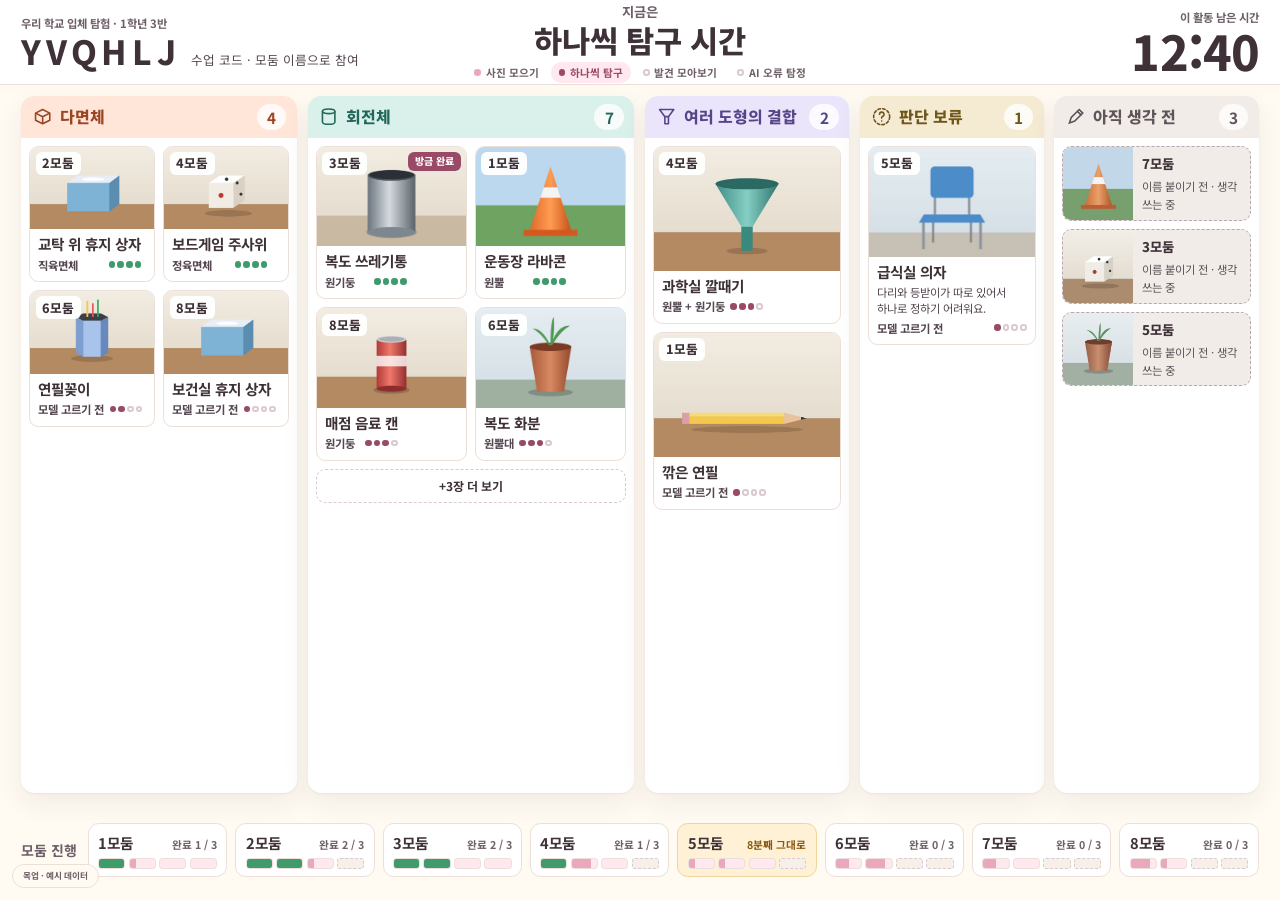
<file: design-mockup/teacher-projector.html>
<!doctype html>
<html lang="ko">
<head>
<meta charset="utf-8">
<meta name="viewport" content="width=device-width, initial-scale=1">
<title>전자칠판 투사 모드 목업 · 입체 탐험대</title>
<link rel="stylesheet" href="assets/tokens.css">
<style>
  /* 1920×1080 기준. 1rem = 화면 폭의 1/96이라 어떤 16:9 칠판에서도 같은 비율로 보인다. */
  html { font-size: calc(100vw / 96); }
  body.board { height: 100vh; overflow: hidden; display: grid; grid-template-rows: 6.4rem 1fr 7.2rem; font-size: 1rem; background: var(--cream); }

  /* ── 상단: 코드 · 지금 단계 · 타이머 ───────────── */
  .top { display: grid; grid-template-columns: 1fr auto 1fr; align-items: center; gap: 2rem; padding: 0 1.6rem; border-bottom: 1px solid var(--line); background: var(--paper); }
  .room small { display: block; font-size: .85rem; color: var(--muted); font-weight: 700; }
  .room .code { display: flex; align-items: baseline; gap: .8rem; }
  .room .code b { font-size: 2.5rem; font-weight: 800; letter-spacing: .14em; color: var(--ink); line-height: 1.1; }
  .room .code span { font-size: .95rem; color: var(--text); }
  .now { text-align: center; }
  .now p { font-size: 1rem; color: var(--muted); font-weight: 700; }
  .now h1 { font-size: 2.3rem; font-weight: 800; line-height: 1.15; }
  .phases { display: flex; justify-content: center; gap: .3rem; margin-top: .35rem; }
  .phases li { list-style: none; display: flex; align-items: center; gap: .35rem; font-size: .8rem; font-weight: 700; color: var(--muted); padding: .15rem .6rem; border-radius: 999px; }
  .phases li::before { content: ''; width: .5rem; height: .5rem; border-radius: 50%; border: 2px solid var(--line-strong); }
  .phases li.done::before { background: var(--plum-mark); border-color: var(--plum-mark); }
  .phases li.now { background: var(--plum-soft); color: var(--plum); }
  .phases li.now::before { background: var(--plum); border-color: var(--plum); }
  .phases { padding: 0; margin-bottom: 0; }
  .timer { justify-self: end; text-align: right; }
  .timer small { display: block; font-size: .85rem; color: var(--muted); font-weight: 700; }
  .timer b { font-size: 3.6rem; font-weight: 800; color: var(--ink); line-height: 1; letter-spacing: -.02em; }
  .timer.soon b { color: var(--wait-ink); }

  /* ── 분류 벽 ──────────────────────────────────── */
  .wall { min-height: 0; display: grid; grid-template-columns: 1.35fr 1.6fr 1fr .9fr 1fr; gap: .8rem; padding: .8rem 1.6rem; }
  .lane { min-height: 0; display: grid; grid-template-rows: auto 1fr; border-radius: 1rem; background: var(--paper); box-shadow: var(--shadow-card); overflow: hidden; }
  .lane > header { display: flex; align-items: center; gap: .5rem; padding: .6rem .8rem; font-size: 1.2rem; font-weight: 800; white-space: nowrap; }
  .lane > header svg { width: 1.6rem; height: 1.6rem; }
  .lane > header b { margin-left: auto; min-width: 2.2rem; text-align: center; padding: .05rem .5rem; border-radius: 999px; background: rgba(255, 255, 255, .8); font-size: 1.15rem; }
  .k-poly > header { background: var(--poly-bg); color: var(--poly-ink); }
  .k-rev > header { background: var(--rev-bg); color: var(--rev-ink); }
  .k-mix > header { background: var(--mix-bg); color: var(--mix-ink); }
  .k-hold > header { background: var(--hold-bg); color: var(--hold-ink); }
  .k-none > header { background: var(--none-bg); color: var(--none-ink); }
  .cards { min-height: 0; overflow: hidden; display: grid; grid-template-columns: minmax(0, 1fr); grid-auto-rows: max-content; align-content: start; gap: .6rem; padding: .6rem; }
  .k-poly .cards, .k-rev .cards { grid-template-columns: repeat(2, minmax(0, 1fr)); }

  .card { position: relative; display: flex; flex-direction: column; text-align: left; border-radius: .7rem; overflow: hidden; background: #fff; border: 1px solid var(--line); padding: 0; transition: transform .2s var(--ease-out), box-shadow .2s var(--ease-out); }
  .card:hover { transform: translateY(-2px); box-shadow: var(--shadow-float); }
  .card img { width: 100%; aspect-ratio: 3 / 2; object-fit: cover; }
  .card .grp { position: absolute; left: .4rem; top: .4rem; padding: .1rem .5rem; border-radius: .45rem; background: rgba(255, 255, 255, .95); color: var(--ink); font-size: .95rem; font-weight: 800; }
  .card .new { position: absolute; right: .4rem; top: .4rem; padding: .1rem .5rem; border-radius: .45rem; background: var(--plum); color: #fff; font-size: .75rem; font-weight: 800; }
  .card .meta { padding: .45rem .6rem .55rem; display: flex; flex-direction: column; gap: .15rem; }
  .card strong { font-size: 1.1rem; color: var(--ink); line-height: 1.25; white-space: nowrap; overflow: hidden; text-overflow: ellipsis; }
  .card .row { display: flex; align-items: center; gap: .4rem; font-size: .85rem; color: var(--text); white-space: nowrap; }
  .card .row .model { font-weight: 700; overflow: hidden; text-overflow: ellipsis; }
  .steps { margin-left: auto; display: flex; gap: .15rem; flex: none; }
  .steps i { width: .5rem; height: .5rem; border-radius: 50%; border: 2px solid var(--line-strong); }
  .steps i.on { background: var(--plum); border-color: var(--plum); }
  .steps.all i { background: var(--ok-dot); border-color: var(--ok-dot); }
  .card .why { font-size: .85rem; color: var(--text); line-height: 1.45; }
  .more { grid-column: 1 / -1; display: grid; place-items: center; min-height: 2.6rem; border-radius: .7rem; border: 1.5px dashed var(--line-strong); color: var(--ink); font-size: .9rem; font-weight: 700; }

  .k-none .card { flex-direction: row; align-items: stretch; background: var(--none-bg); border-style: dashed; border-color: var(--none-mark); }
  .k-none .card img { width: 5.2rem; aspect-ratio: auto; height: auto; object-fit: cover; filter: saturate(.75); }
  .k-none .card .grp { position: static; background: none; padding: 0; font-size: 1rem; }
  .k-none .card .meta { padding: .5rem .7rem; }
  .k-none .card .row { color: var(--none-ink); white-space: normal; }

  /* ── 하단: 모둠별 진행 ──────────────────────────── */
  .groups { display: grid; grid-template-columns: auto repeat(8, 1fr); gap: .6rem; align-items: center; padding: .6rem 1.6rem .9rem; }
  .groups h2 { font-size: 1.05rem; color: var(--muted); writing-mode: horizontal-tb; width: 4.4rem; line-height: 1.3; }
  .g { display: grid; gap: .3rem; padding: .55rem .7rem; border-radius: .8rem; background: var(--paper); border: 1px solid var(--line); }
  .g header { display: flex; align-items: baseline; justify-content: space-between; }
  .g header b { font-size: 1.1rem; color: var(--ink); }
  .g header span { font-size: .8rem; color: var(--muted); font-weight: 700; }
  .g .slots { display: grid; grid-template-columns: repeat(4, 1fr); gap: .25rem; }
  .g .slots i { height: .8rem; border-radius: .25rem; background: var(--sunk); border: 1px dashed var(--line-strong); overflow: hidden; position: relative; }
  .g .slots i::after { content: ''; position: absolute; inset: 0; width: var(--p, 0%); background: var(--plum-mark); }
  .g .slots i.has { border-style: solid; border-color: var(--line); background: var(--plum-soft); }
  .g .slots i.full::after { background: var(--ok-dot); }
  .g.stuck { background: var(--wait-bg); border-color: #f0d49c; }
  .g.stuck header span { color: var(--wait-ink); }

  /* ── 교사만 쓰는 조작 ───────────────────────────── */
  /* 칠판에는 안 보이고, 마우스를 움직이거나 키보드로 들어오면 나타난다 */
  .dock { position: fixed; left: 50%; bottom: 8rem; display: flex; gap: .4rem; padding: .3rem; border-radius: 1rem; background: rgba(62, 49, 56, .94); box-shadow: var(--shadow-float); opacity: 0; transform: translate(-50%, .6rem); transition: opacity .25s, transform .25s var(--ease-out); z-index: 20; }
  .dock.awake, .dock:hover, .dock:focus-within { opacity: 1; transform: translate(-50%, 0); }
  .confirm { display: none; align-items: center; gap: .5rem; padding: 0 .4rem 0 .8rem; color: #fff; font-size: .8rem; font-weight: 700; white-space: nowrap; border-left: 1px solid rgba(255, 255, 255, .2); }
  .confirm.show { display: flex; }
  .confirm .yes { background: #ffd2c4; color: #6b2a17; }
  .dock button { min-height: 2.4rem; min-width: 2.4rem; padding: 0 .8rem; border-radius: .7rem; color: #fff; font-size: .8rem; font-weight: 700; display: flex; align-items: center; gap: .3rem; white-space: nowrap; }
  .dock button:hover { background: rgba(255, 255, 255, .14); }
  .dock .end { color: #ffd2c4; }
  .dock svg { width: 1.1rem; height: 1.1rem; }

  /* ── 스포트라이트: 공유하기 장면 ─────────────────── */
  .spot { position: fixed; inset: 0; z-index: 40; display: none; place-items: center; background: rgba(46, 36, 42, .72); }
  .spot.show { display: grid; animation: fade .35s var(--ease-out); }
  @keyframes fade { from { opacity: 0; } to { opacity: 1; } }
  .spot article { width: 86vw; height: 78vh; display: grid; grid-template-columns: 1.15fr .8fr 1fr; gap: 1rem; padding: 1.2rem; border-radius: 1.4rem; background: var(--cream); box-shadow: var(--shadow-float); animation: rise .45s var(--ease-out); }
  @keyframes rise { from { transform: translateY(1.2rem) scale(.98); } to { transform: none; } }
  .spot figure { margin: 0; position: relative; border-radius: 1rem; overflow: hidden; background: var(--sunk); }
  .spot figure img { width: 100%; height: 100%; object-fit: cover; }
  .spot figure .m { width: 100%; height: 100%; display: grid; place-items: center; background: #fdf8f4 radial-gradient(circle, rgba(90, 68, 80, .13) 1px, transparent 1.4px) 0 0 / 1rem 1rem; }
  .spot figure .m svg { width: 80%; height: 70%; }
  .spot figcaption { position: absolute; left: .7rem; bottom: .7rem; padding: .2rem .7rem; border-radius: .6rem; background: rgba(255, 255, 255, .95); font-size: 1.1rem; font-weight: 800; color: var(--ink); }
  .spot .text { display: flex; flex-direction: column; gap: .9rem; padding: .4rem .4rem 0; overflow: hidden; }
  .spot .text .who { font-size: 1.1rem; font-weight: 800; color: var(--plum); }
  .spot .text h2 { font-size: 2.2rem; font-weight: 800; }
  .spot .text h3 { font-size: .95rem; color: var(--muted); margin-bottom: .3rem; }
  .spot .text p { font-size: 1.25rem; line-height: 1.55; color: var(--ink); }
  .spot .text .then p { color: var(--text); font-size: 1.1rem; }
  .spot .tag { display: inline-flex; align-items: center; gap: .3rem; padding: .1rem .6rem; border-radius: 999px; font-size: .95rem; font-weight: 800; background: var(--rev-bg); color: var(--rev-ink); margin-bottom: .4rem; }
  .spot .tag svg { width: 1.2rem; height: 1.2rem; }
  .spot .close { position: absolute; top: 1.4rem; right: 1.6rem; min-height: 2.8rem; padding: 0 1.1rem; border-radius: .8rem; background: #fff; color: var(--ink); font-size: 1rem; font-weight: 800; }

  .mock-badge { font-size: .65rem; }
</style>
</head>
<body class="board">
<header class="top">
  <div class="room"><small>우리 학교 입체 탐험 · 1학년 3반</small>
    <div class="code"><b>YVQHLJ</b><span>수업 코드 · 모둠 이름으로 참여</span></div></div>
  <div class="now"><p>지금은</p><h1 id="phase-h">하나씩 탐구 시간</h1>
    <ol class="phases" id="phases"></ol></div>
  <div class="timer" id="timer"><small>이 활동 남은 시간</small><b id="clock">12:40</b></div>
</header>

<main class="wall" id="wall"></main>

<footer class="groups"><h2>모둠 진행</h2><div style="display:contents" id="groups"></div></footer>

<nav class="dock" aria-label="교사 조작">
  <button type="button" data-act="prev"><svg viewBox="0 0 24 24" fill="none" stroke="currentColor" stroke-width="2.2" stroke-linecap="round" stroke-linejoin="round" aria-hidden="true"><path d="M15 18l-6-6 6-6"/></svg>이전 단계</button>
  <button type="button" data-act="next">다음 단계<svg viewBox="0 0 24 24" fill="none" stroke="currentColor" stroke-width="2.2" stroke-linecap="round" stroke-linejoin="round" aria-hidden="true"><path d="M9 18l6-6-6-6"/></svg></button>
  <button type="button" data-act="timer"><svg viewBox="0 0 24 24" fill="currentColor" aria-hidden="true"><path d="M7 5h3.5v14H7zM13.5 5H17v14h-3.5z"/></svg>타이머</button>
  <button type="button" data-act="manage">관리 화면</button>
  <button type="button" class="end" data-act="end" aria-expanded="false">수업 마감…</button>
  <div class="confirm" id="confirm" role="alertdialog" aria-label="수업 마감 확인"><span>마감하면 학생 제출이 멈춰요.</span><button type="button" class="yes" data-act="end-yes">마감하기</button><button type="button" data-act="end-no">취소</button></div>
</nav>

<div class="spot" id="spot" role="dialog" aria-modal="true" aria-label="모둠 발견 크게 보기"></div>
<p class="mock-badge">목업 · 예시 데이터</p>

<script src="assets/shapes.js"></script>
<script>
const { SOLIDS, NAMES, ICONS } = window.Shapes;
const PHASES = ['사진 모으기', '하나씩 탐구', '발견 모아보기', 'AI 오류 탐정'];
const LANES = [
  { id: 'poly', name: '다면체' }, { id: 'rev', name: '회전체' }, { id: 'mix', name: '여러 도형의 결합' },
  { id: 'hold', name: '판단 보류' }, { id: 'none', name: '아직 생각 전' },
];
// 예시 데이터 — 실제 학생 기록이 아님
const CARDS = [
  { k: 'rev', img: 'bin', t: '복도 쓰레기통', g: '3모둠', m: 'cylinder', s: 4, isNew: true,
    first: '위아래가 똑같은 원 모양이고 옆면이 둥글게 말려 있어서 회전체라고 생각했어요.',
    final: '처음에는 회전체라고만 생각했지만, 직사각형을 한 바퀴 돌리면 같은 모양이 되는 것을 관찰해서 원기둥으로 나타낼 수 있다고 판단했다.',
    simp: '뚜껑의 손잡이와 테두리 홈은 단순하게 보았다.' },
  { k: 'rev', img: 'cone', t: '운동장 라바콘', g: '1모둠', m: 'cone', s: 4 },
  { k: 'rev', img: 'can', t: '매점 음료 캔', g: '8모둠', m: 'cylinder', s: 3 },
  { k: 'rev', img: 'pot', t: '복도 화분', g: '6모둠', m: 'frustum', s: 3 },
  { k: 'rev', img: 'ball', t: '체육관 농구공', g: '7모둠', m: 'sphere', s: 2 },
  { k: 'rev', img: 'globe', t: '과학실 지구본', g: '2모둠', m: 'sphere', s: 1 },
  { k: 'rev', img: 'ball', t: '피구공', g: '5모둠', m: 'sphere', s: 1 },
  { k: 'poly', img: 'box', t: '교탁 위 휴지 상자', g: '2모둠', m: 'cuboid', s: 4 },
  { k: 'poly', img: 'dice', t: '보드게임 주사위', g: '4모둠', m: 'cube', s: 4 },
  { k: 'poly', img: 'hexholder', t: '연필꽂이', g: '6모둠', m: 'hexprism', s: 2 },
  { k: 'poly', img: 'box', t: '보건실 휴지 상자', g: '8모둠', m: 'cuboid', s: 1 },
  { k: 'mix', img: 'funnel', t: '과학실 깔때기', g: '4모둠', m: 'combo', s: 3 },
  { k: 'mix', img: 'pencil', t: '깎은 연필', g: '1모둠', m: 'hexprism', mName: '6각기둥 + 원뿔', s: 1 },
  { k: 'hold', img: 'chair', t: '급식실 의자', g: '5모둠', m: 'chair', s: 1, why: '다리와 등받이가 따로 있어서 하나로 정하기 어려워요.' },
  { k: 'none', img: 'cone', g: '7모둠', s: 0 },
  { k: 'none', img: 'dice', g: '3모둠', s: 0 },
  { k: 'none', img: 'pot', g: '5모둠', s: 0 },
];
const GROUPS = [
  ['1모둠', [4, 1, 0, 0]], ['2모둠', [4, 4, 1, -1]], ['3모둠', [4, 4, 0, 0]], ['4모둠', [4, 3, 0, -1]],
  ['5모둠', [1, 1, 0, -1], 8], ['6모둠', [2, 3, -1, -1]], ['7모둠', [2, 0, -1, -1]], ['8모둠', [3, 1, -1, -1]],
];
const params = new URLSearchParams(location.search);
let phase = +(params.get('phase') ?? 1);

const steps = (n) => `<span class="steps ${n === 4 ? 'all' : ''}" aria-label="${n}/4단계">${[0, 1, 2, 3].map((i) => `<i class="${i < n ? 'on' : ''}"></i>`).join('')}</span>`;
const card = (c, i) => c.k === 'none'
  ? `<button class="card" type="button" data-i="${i}"><img src="assets/photos/${c.img}.jpg" alt=""><span class="meta"><span class="grp">${c.g}</span><span class="row">이름 붙이기 전 · 생각 쓰는 중</span></span></button>`
  : `<button class="card" type="button" data-i="${i}"><img src="assets/photos/${c.img}.jpg" alt="${c.t} 사진"><span class="grp">${c.g}</span>${c.isNew ? '<span class="new">방금 완료</span>' : ''}
     <span class="meta"><strong>${c.t}</strong>${c.why ? `<span class="why">${c.why}</span>` : ''}
     <span class="row"><span class="model">${c.s >= 3 ? (c.mName || NAMES[c.m]) : '모델 고르기 전'}</span>${steps(c.s)}</span></span></button>`;

function render() {
  document.getElementById('phase-h').textContent = PHASES[phase] + ' 시간';
  document.getElementById('phases').innerHTML = PHASES.map((p, i) => `<li class="${i < phase ? 'done' : i === phase ? 'now' : ''}">${p}</li>`).join('');
  document.getElementById('wall').innerHTML = LANES.map((l) => {
    const list = CARDS.map((c, i) => [c, i]).filter(([c]) => c.k === l.id);
    const cap = l.id === 'rev' || l.id === 'poly' ? 4 : 3;
    const shown = list.slice(0, cap);
    return `<section class="lane k-${l.id}" aria-label="${l.name} ${list.length}장"><header>${ICONS[l.id]}${l.name}<b>${list.length}</b></header>
      <div class="cards">${shown.map(([c, i]) => card(c, i)).join('')}${list.length > cap ? `<button class="more" type="button">+${list.length - cap}장 더 보기</button>` : ''}</div></section>`;
  }).join('');
  document.getElementById('groups').innerHTML = GROUPS.map(([name, slots, stuck]) => {
    const done = slots.filter((s) => s === 4).length;
    return `<div class="g ${stuck ? 'stuck' : ''}"><header><b>${name}</b><span>${stuck ? stuck + '분째 그대로' : `완료 ${done} / 3`}</span></header>
      <div class="slots">${slots.map((s) => `<i class="${s >= 0 ? 'has' : ''} ${s === 4 ? 'full' : ''}" style="--p:${Math.max(0, s) * 25}%"></i>`).join('')}</div></div>`;
  }).join('');
}

function spotlight(i) {
  const c = CARDS[i]; const el = document.getElementById('spot');
  if (!c || c.k === 'none') return;
  const first = c.first || '면의 모양을 관찰하며 첫 생각을 적었어요.';
  const final = c.final || '아직 기록하는 중이에요. 어떤 성질을 확인했는지 모둠에게 물어보세요.';
  el.innerHTML = `<article>
    <figure><img src="assets/photos/${c.img}.jpg" alt="${c.t} 사진"><figcaption>${c.g}가 찍은 사진</figcaption></figure>
    <figure><div class="m">${SOLIDS[c.m]()}</div><figcaption>${c.s >= 3 ? (c.mName || NAMES[c.m]) : '모델 고르기 전'}</figcaption></figure>
    <div class="text"><span class="who">${c.g}</span><h2>${c.t}</h2>
      <div class="then"><h3>처음 생각</h3><span class="tag">${ICONS.rev}회전체</span><p>${first}</p></div>
      <div><h3>최종 판단</h3><p>${final}</p></div>
      ${c.simp ? `<div class="then"><h3>단순하게 본 부분</h3><p>${c.simp}</p></div>` : ''}</div></article>
    <button class="close" type="button" data-act="close">닫기 · Esc</button>`;
  el.classList.add('show'); el.querySelector('.close').focus();
}
function closeSpot() { document.getElementById('spot').classList.remove('show'); }

document.addEventListener('click', (e) => {
  const t = e.target.closest('button'); if (!t) return;
  if (t.dataset.i) spotlight(+t.dataset.i);
  if (t.dataset.act === 'close') closeSpot();
  if (t.dataset.act === 'next') { phase = Math.min(3, phase + 1); render(); }
  if (t.dataset.act === 'prev') { phase = Math.max(0, phase - 1); render(); }
  if (t.dataset.act === 'end') { const c = document.getElementById('confirm'); c.classList.toggle('show'); t.setAttribute('aria-expanded', c.classList.contains('show')); }
  if (t.dataset.act === 'end-no' || t.dataset.act === 'end-yes') { document.getElementById('confirm').classList.remove('show'); }
});
let idle; const dock = document.querySelector('.dock');
document.addEventListener('pointermove', () => { dock.classList.add('awake'); clearTimeout(idle); idle = setTimeout(() => dock.classList.remove('awake'), 2500); });
document.getElementById('spot').addEventListener('click', (e) => { if (e.target.id === 'spot') closeSpot(); });
document.addEventListener('keydown', (e) => { if (e.key === 'Escape') closeSpot(); });
window.addEventListener('message', (e) => {
  const m = e.data; if (!m || m.type !== 'mock') return;
  if ('phase' in m) { phase = m.phase; render(); }
  if ('spot' in m) m.spot ? spotlight(0) : closeSpot();
  if ('dock' in m) dock.classList.toggle('awake', m.dock);
});
render();
if (params.get('spot') === '1') spotlight(0);
if (params.get('dock') === '1') { dock.classList.add('awake'); if (params.get('end') === '1') document.querySelector('[data-act=end]').click(); }
</script>
</body>
</html>
</file>
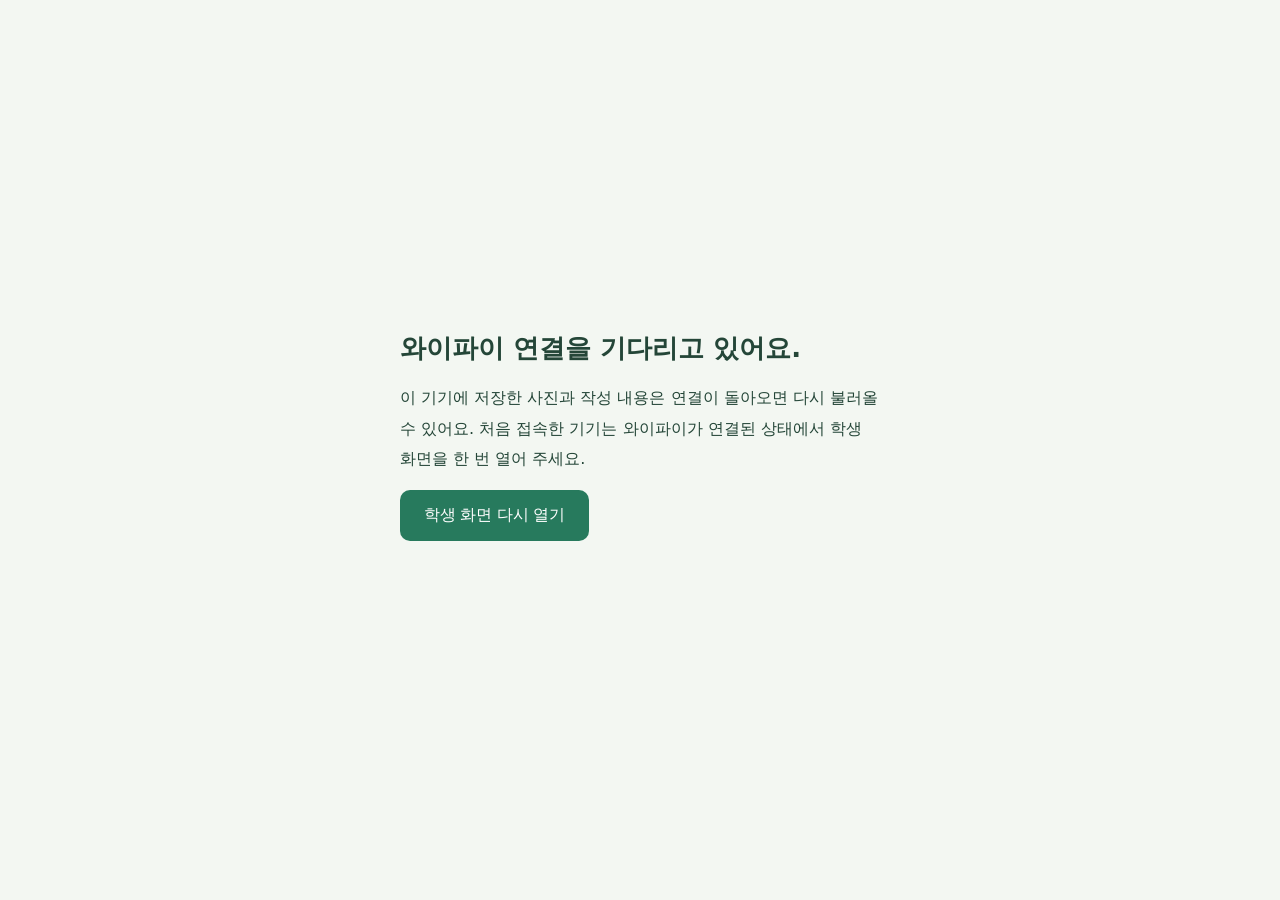
<file: public/offline.html>
<!doctype html><html lang="ko"><meta charset="utf-8"><meta name="viewport" content="width=device-width,initial-scale=1"><title>입체 탐험대 · 연결 대기</title><style>body{font-family:system-ui,sans-serif;background:#f3f7f2;color:#244638;display:grid;place-items:center;min-height:95vh;margin:0}main{max-width:480px;padding:35px}h1{font-size:26px}p{line-height:1.9}button{background:#277a5d;color:white;border:0;padding:15px 24px;border-radius:10px;font-size:16px}</style><main><h1>와이파이 연결을 기다리고 있어요.</h1><p>이 기기에 저장한 사진과 작성 내용은 연결이 돌아오면 다시 불러올 수 있어요. 처음 접속한 기기는 와이파이가 연결된 상태에서 학생 화면을 한 번 열어 주세요.</p><button onclick="location.href='/student'">학생 화면 다시 열기</button></main><script>addEventListener('online',()=>location.replace('/student'))</script></html>
</file>
<file: design-mockup/assets/tokens.css>
/* 입체 탐험대 목업 공통 기준
   지금 앱의 크림 바탕 + 모브 잉크 인상은 유지하고, 역할별로 색을 하나씩만 둔다. */
@import url('https://fonts.googleapis.com/css2?family=Noto+Sans+KR:wght@400;500;700;800&display=swap');

:root {
  color-scheme: light;
  /* 바탕과 글자 */
  --cream: #fffaf2;
  --paper: #ffffff;
  --sunk: #f7f0e8;
  --ink: #3e3138;        /* 제목 11.9:1 */
  --text: #554751;       /* 본문 8.4:1 */
  --muted: #6e5f69;      /* 보조 5.8:1 — 이보다 연한 글자는 쓰지 않는다 */
  --line: #ebdfd8;
  --line-strong: #d9c9d0;

  /* 행동 색은 하나 */
  --plum: #984a66;       /* 흰 글자 6.0:1 */
  --plum-hover: #853e58;
  --plum-soft: #ffe8ef;
  --plum-mark: #e9a8bd;
  --peach: #ffe3d2;

  /* 분류 색: 바탕 / 글자 / 표시 */
  --poly-bg: #ffe6d9;  --poly-ink: #9a4524;  --poly-mark: #e9825f;   /* 다면체 */
  --rev-bg: #daf0ea;   --rev-ink: #22675b;   --rev-mark: #4fa694;    /* 회전체 */
  --mix-bg: #ebe5fb;   --mix-ink: #57458a;   --mix-mark: #8b76c9;    /* 여러 도형의 결합 */
  --hold-bg: #f5ebd2;  --hold-ink: #6f561c;  --hold-mark: #c9a54e;   /* 판단 보류 */
  --none-bg: #f1ece8;  --none-ink: #5f545a;  --none-mark: #b5a8ae;   /* 아직 생각 전 */

  /* 상태 */
  --ok-bg: #e3f3ea;    --ok-ink: #2f6a4f;    --ok-dot: #3f9a6c;
  --wait-bg: #fff1d6;  --wait-ink: #8a5a12;  --wait-dot: #e0a13a;
  --err-bg: #fdebe6;   --err-ink: #9b3b22;

  /* 모양 */
  --r-card: 20px;
  --r-control: 14px;
  --r-chip: 999px;
  --shadow-card: 0 1px 2px rgba(62, 49, 56, .06), 0 10px 28px rgba(62, 49, 56, .07);
  --shadow-float: 0 2px 6px rgba(62, 49, 56, .10), 0 18px 40px rgba(62, 49, 56, .14);
  --ease-out: cubic-bezier(.16, 1, .3, 1);

  --font: 'Noto Sans KR', 'Apple SD Gothic Neo', 'Malgun Gothic', system-ui, sans-serif;
}

*, *::before, *::after { box-sizing: border-box; }
html { -webkit-text-size-adjust: 100%; }
body {
  margin: 0;
  background: var(--cream);
  color: var(--text);
  font-family: var(--font);
  font-size: 17px;
  line-height: 1.6;
  -webkit-font-smoothing: antialiased;
  font-variant-numeric: tabular-nums;
  word-break: keep-all;
  overflow-wrap: break-word;
}
h1, h2, h3, p { margin: 0; }
h1, h2, h3 { color: var(--ink); line-height: 1.3; letter-spacing: -0.01em; text-wrap: balance; }
button, input, textarea, select { font: inherit; color: inherit; }
button { cursor: pointer; border: 0; background: none; touch-action: manipulation; -webkit-tap-highlight-color: transparent; }
::selection { background: var(--peach); color: var(--ink); }
:focus-visible { outline: 3px solid var(--plum-mark); outline-offset: 3px; border-radius: 6px; }
img { display: block; max-width: 100%; }

/* 버튼 — 학생·교사 화면이 같은 모양을 쓴다 */
.btn {
  display: inline-flex; align-items: center; justify-content: center; gap: 8px;
  min-height: 52px; padding: 0 22px; border-radius: var(--r-control);
  font-size: 17px; font-weight: 700; white-space: nowrap;
  transition: background-color .18s var(--ease-out), box-shadow .18s var(--ease-out), transform .18s var(--ease-out);
}
.btn svg { width: 20px; height: 20px; flex: none; }
.btn-primary { background: var(--plum); color: #fff; box-shadow: 0 6px 16px rgba(152, 74, 102, .22); }
.btn-primary:hover { background: var(--plum-hover); }
.btn-primary:active { transform: translateY(1px); }
.btn-primary[aria-disabled="true"] { background: #efe6ea; color: var(--muted); box-shadow: none; cursor: not-allowed; }
.btn-secondary { background: var(--paper); color: var(--ink); border: 1.5px solid var(--line-strong); }
.btn-secondary:hover { background: #fff6f8; border-color: var(--plum-mark); }
.btn-quiet { min-height: 44px; padding: 0 14px; color: var(--ink); font-weight: 600; border-radius: 12px; }
.btn-quiet:hover { background: var(--sunk); }

.mock-badge {
  position: fixed; left: 12px; bottom: 12px; z-index: 50;
  font-size: 12px; font-weight: 700; color: var(--muted);
  background: rgba(255, 250, 242, .92); border: 1px solid var(--line);
  padding: 4px 10px; border-radius: var(--r-chip);
}

@media (prefers-reduced-motion: reduce) {
  *, *::before, *::after { animation-duration: .01ms !important; animation-iteration-count: 1 !important; transition-duration: .01ms !important; }
}
</file>
